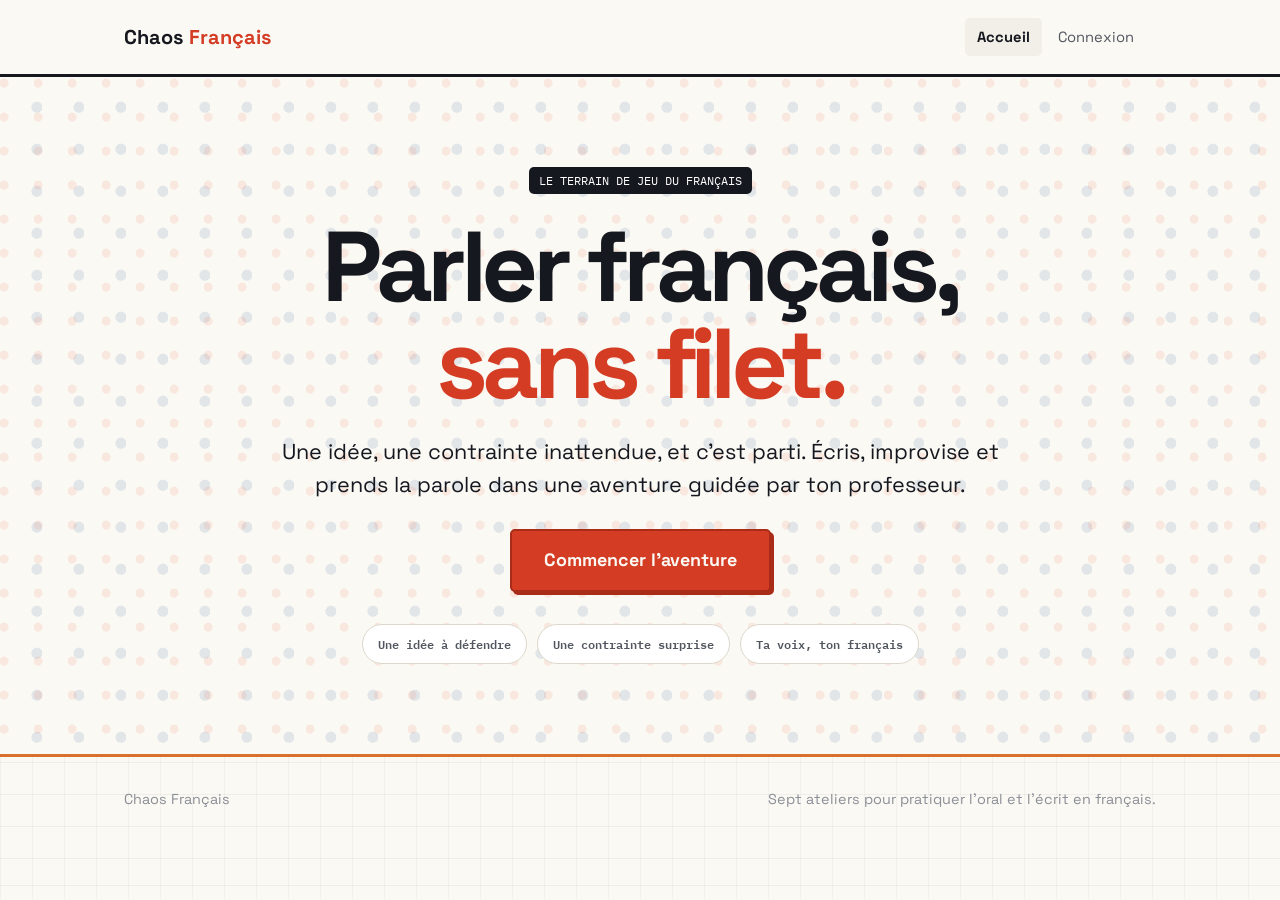
<file: frontend/index.html>
<!DOCTYPE html>
<html lang="fr">
<head>
<meta charset="UTF-8">
<meta name="viewport" content="width=device-width, initial-scale=1.0">
<title>Chaos Français - le terrain de jeu pour parler français</title>
<meta name="description" content="Sept ateliers pour improviser, écrire et parler français : éloquence, histoires, mèmes, fake news et plus.">
<link rel="preconnect" href="https://fonts.googleapis.com">
<link href="https://fonts.googleapis.com/css2?family=Space+Grotesk:wght@400;500;700&family=IBM+Plex+Mono:wght@400;600&display=swap" rel="stylesheet">
<link rel="stylesheet" href="css/base.css">
<link rel="stylesheet" href="css/layout.css">
<link rel="stylesheet" href="css/components.css">
<link rel="stylesheet" href="css/landing.css">
</head>
<body class="landing-page">

<header class="site-header">
  <div class="container">
    <a href="index.html" class="brand">Chaos <span>Français</span></a>
    <nav class="nav" id="site-nav">
      <a href="index.html" aria-current="page">Accueil</a>
      <a href="login.html">Connexion</a>
      <span id="auth-status" class="nav-auth"></span>
    </nav>
    <button class="nav-toggle" aria-label="Ouvrir le menu" aria-expanded="false" aria-controls="site-nav">
      <span></span>
    </button>
  </div>
</header>

<main>

  <section class="hero">
    <div class="container hero-grid">
      <div class="hero-copy">
        <span class="eyebrow-tag">LE TERRAIN DE JEU DU FRANÇAIS</span>
        <h1>Parler français,<br><span>sans filet.</span></h1>
        <p class="lede">Une idée, une contrainte inattendue, et c’est parti. Écris, improvise et prends la parole dans une aventure guidée par ton professeur.</p>
        <a class="btn btn-red landing-cta" id="landing-cta" href="login.html">Commencer l’aventure</a>
        <div class="landing-promises" aria-label="Les ingrédients du jeu">
          <span>Une idée à défendre</span><span>Une contrainte surprise</span><span>Ta voix, ton français</span>
        </div>
      </div>

      <div class="wheel-wrap" hidden>
        <div class="wheel-stage">
          <div class="wheel-pointer" aria-hidden="true"></div>
          <svg class="wheel-disc" id="wheel-disc" viewBox="0 0 200 200" role="img" aria-label="Roue du chaos">
            <!-- segments drawn by wheel.js -->
          </svg>
          <div class="wheel-hub" aria-hidden="true">
            <svg width="22" height="22" viewBox="0 0 24 24" fill="none" stroke="currentColor" stroke-width="2">
              <path d="M12 2v4M12 18v4M4.9 4.9l2.8 2.8M16.3 16.3l2.8 2.8M2 12h4M18 12h4M4.9 19.1l2.8-2.8M16.3 7.7l2.8-2.8"/>
            </svg>
          </div>
        </div>
        <button class="btn" id="wheel-spin" type="button">Tourner la roue</button>
        <div class="prompt-box wheel-result" id="wheel-result" hidden>
          <dl>
            <dt>Sujet</dt><dd id="wheel-sujet"></dd>
            <dt>Style</dt><dd id="wheel-style"></dd>
            <dt>Format</dt><dd id="wheel-format"></dd>
            <dt>Contrainte</dt><dd id="wheel-contrainte"></dd>
          </dl>
        </div>
      </div>
    </div>
  </section>

  <section class="modules" id="modules" hidden>
    <div class="container">
      <div class="modules-head">
        <h2>Sept ateliers</h2>
        <p>Chacun se joue seul, en dix minutes, sans matériel particulier.</p>
      </div>

      <div class="module-grid">

        <a class="module-card tone-red" href="eloquence.html">
          <div class="icon">
            <svg viewBox="0 0 24 24" fill="none" stroke="currentColor" stroke-width="2"><path d="M12 15a3 3 0 0 0 3-3V6a3 3 0 0 0-6 0v6a3 3 0 0 0 3 3Z"/><path d="M19 11a7 7 0 0 1-14 0M12 19v3"/></svg>
          </div>
          <h3>Studio d'éloquence</h3>
          <p>Un sujet à défendre, des mots imposés, une minute pour préparer et un score sur quatre critères.</p>
          <span class="tag">Oral · solo</span>
        </a>

        <a class="module-card tone-blue" href="histoires.html">
          <div class="icon">
            <svg viewBox="0 0 24 24" fill="none" stroke="currentColor" stroke-width="2"><path d="M4 19.5A2.5 2.5 0 0 1 6.5 17H20"/><path d="M6.5 2H20v20H6.5A2.5 2.5 0 0 1 4 19.5v-15A2.5 2.5 0 0 1 6.5 2Z"/></svg>
          </div>
          <h3>Générateur d'histoires</h3>
          <p>Un personnage, un lieu et un objet imposés, avec un temps grammatical obligatoire et un mot interdit.</p>
          <span class="tag">Écrit · 5 formats</span>
        </a>

        <a class="module-card tone-yellow" href="memes.html">
          <div class="icon">
            <svg viewBox="0 0 24 24" fill="none" stroke="currentColor" stroke-width="2"><rect x="3" y="4" width="18" height="16" rx="2"/><circle cx="9" cy="10" r="1.5"/><path d="M21 15l-5-4-4 3-3-2-6 5"/></svg>
          </div>
          <h3>Générateur de mèmes</h3>
          <p>Importez votre propre image, écrivez une légende qui correspond à une situation donnée.</p>
          <span class="tag">Écrit · image perso</span>
        </a>

        <a class="module-card tone-green" href="fake-news.html">
          <div class="icon">
            <svg viewBox="0 0 24 24" fill="none" stroke="currentColor" stroke-width="2"><path d="M4 4h13v14a2 2 0 0 0 2 2H8a4 4 0 0 1-4-4V4Z"/><path d="M19 8v10a2 2 0 0 1-2 2"/><path d="M8 8h6M8 12h6M8 16h3"/></svg>
          </div>
          <h3>Fake News Academy</h3>
          <p>Un titre, un article et une présentation orale à écrire à partir d'une actualité inventée.</p>
          <span class="tag">Écrit + oral</span>
        </a>

        <a class="module-card tone-teal" href="image-histoire.html">
          <div class="icon">
            <svg viewBox="0 0 24 24" fill="none" stroke="currentColor" stroke-width="2"><rect x="3" y="3" width="18" height="18" rx="2"/><circle cx="8.5" cy="8.5" r="1.5"/><path d="M21 15l-5-5L5 21"/></svg>
          </div>
          <h3>Image → Histoire</h3>
          <p>Importez une image et racontez ce qui s'est passé avant, pendant ou après, en dix phrases minimum.</p>
          <span class="tag">Écrit · image perso</span>
        </a>

        <a class="module-card tone-pink" href="improvisation.html">
          <div class="icon">
            <svg viewBox="0 0 24 24" fill="none" stroke="currentColor" stroke-width="2"><path d="M9 10c0-2.5 1.5-4 3-4s3 1.5 3 4-1.5 5-3 5-3-2.5-3-5Z"/><path d="M6 20c1-3 3-4 6-4s5 1 6 4"/></svg>
          </div>
          <h3>Improvisation</h3>
          <p>Un personnage, une situation et un objectif tirés au sort, avec un minuteur pour se lancer tout de suite.</p>
          <span class="tag">Oral · solo</span>
        </a>

      </div>
    </div>
  </section>

  <section class="classroom-band" hidden>
    <div class="container two-col">
      <div>
        <h2>Qui passe à l'oral ?</h2>
        <p>Le professeur entre les prénoms de la classe, puis tire au sort qui lit son travail. Chaque prénom ne sort qu'une fois par tour, jusqu'à ce que tout le monde soit passé.</p>
        <p>Cet outil fonctionne sur l'appareil affiché en classe, par exemple l'ordinateur relié au vidéoprojecteur.</p>
        <a class="btn btn-blue" href="classe.html">Ouvrir le tirage au sort</a>
      </div>
      <div class="panel">
        <p class="panel-title">Ce que la classe peut gagner</p>
        <div class="badge-list">
          <span class="badge">Maître du sarcasme</span>
          <span class="badge">Poète fou</span>
          <span class="badge">Journaliste du futur</span>
          <span class="badge">Orateur légendaire</span>
        </div>
      </div>
    </div>
  </section>

</main>

<footer class="site-footer">
  <div class="container">
    <span>Chaos Français</span>
    <span>Sept ateliers pour pratiquer l'oral et l'écrit en français.</span>
  </div>
</footer>

<script src="js/nav.js"></script>
<script src="js/config.js"></script>
<script src="js/api.js"></script>
<script src="js/auth.js"></script>
<script src="js/landing.js"></script>
</body>
</html>
</file>
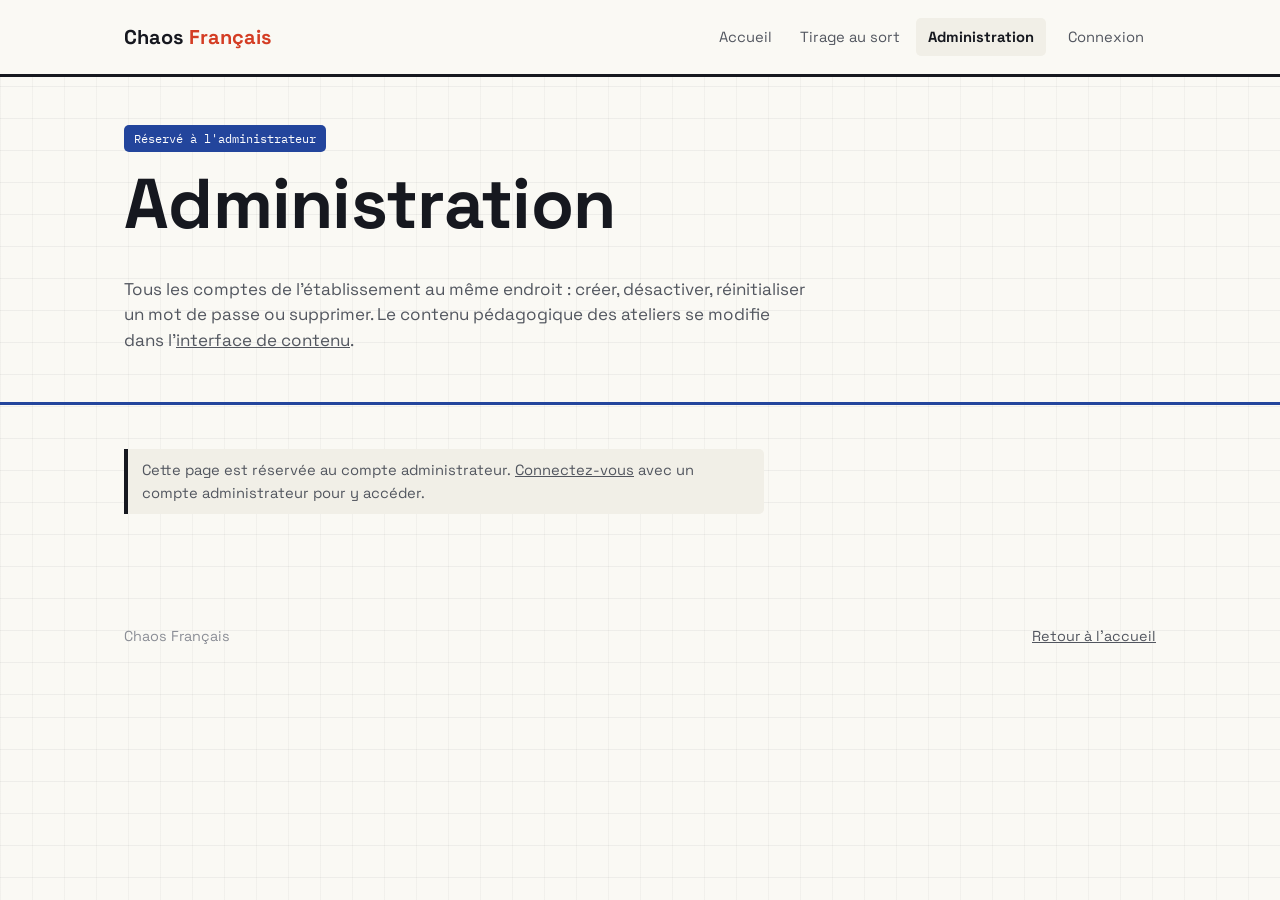
<file: frontend/admin.html>
<!DOCTYPE html>
<html lang="fr">
<head>
<meta charset="UTF-8">
<meta name="viewport" content="width=device-width, initial-scale=1.0">
<title>Administration - Chaos Français</title>
<meta name="description" content="Interface d'administration : gestion de tous les comptes enseignants et élèves.">
<meta name="robots" content="noindex">
<link rel="preconnect" href="https://fonts.googleapis.com">
<link href="https://fonts.googleapis.com/css2?family=Space+Grotesk:wght@400;500;700&family=IBM+Plex+Mono:wght@400;600&display=swap" rel="stylesheet">
<link rel="stylesheet" href="css/base.css">
<link rel="stylesheet" href="css/layout.css">
<link rel="stylesheet" href="css/components.css">
</head>
<body class="tone-page-blue">

<header class="site-header">
  <div class="container">
    <a href="index.html" class="brand">Chaos <span>Français</span></a>
    <nav class="nav" id="site-nav">
      <a href="index.html">Accueil</a>
      <a href="classe.html">Tirage au sort</a>
      <a href="admin.html" aria-current="page">Administration</a>
      <span id="auth-status" class="nav-auth"></span>
    </nav>
    <button class="nav-toggle" aria-label="Ouvrir le menu" aria-expanded="false" aria-controls="site-nav">
      <span></span>
    </button>
  </div>
</header>

<main>
  <div class="page-head">
    <div class="container">
      <span class="eyebrow-tag">Réservé à l'administrateur</span>
      <h1>Administration</h1>
      <p>Tous les comptes de l'établissement au même endroit : créer, désactiver, réinitialiser un mot de passe ou supprimer. Le contenu pédagogique des ateliers se modifie dans l'<a id="django-admin-link" href="#">interface de contenu</a>.</p>
    </div>
  </div>

  <div class="page-main">
    <div class="container">

      <div id="guest-notice" class="notice" style="max-width: 640px;" hidden>
        <p>Cette page est réservée au compte administrateur. <a href="login.html">Connectez-vous</a> avec un compte administrateur pour y accéder.</p>
      </div>

      <div id="admin-area" hidden>

        <div class="stat-grid" id="stat-grid"></div>

        <div class="panel">
          <p class="panel-title">Créer un compte</p>
          <div class="form-row">
            <div>
              <label for="new-username">Identifiant</label>
              <input type="text" id="new-username" autocomplete="off">
            </div>
            <div>
              <label for="new-firstname">Prénom ou nom affiché</label>
              <input type="text" id="new-firstname" autocomplete="off">
            </div>
            <div>
              <label for="new-role">Rôle</label>
              <select id="new-role">
                <option value="teacher">Enseignant</option>
                <option value="student">Élève</option>
                <option value="admin">Administrateur</option>
              </select>
            </div>
            <div>
              <label for="new-password">Mot de passe initial</label>
              <input type="password" id="new-password" autocomplete="new-password">
            </div>
          </div>
          <button class="btn btn-blue" id="create-user" type="button">Créer le compte</button>
          <p id="create-feedback" style="margin: 12px 0 0;"></p>
        </div>

        <div class="panel" id="reset-panel" hidden>
          <p class="panel-title">Réinitialiser le mot de passe de <span id="reset-target" class="mono"></span></p>
          <div class="form-row">
            <div>
              <label for="reset-password">Nouveau mot de passe</label>
              <input type="password" id="reset-password" autocomplete="new-password">
            </div>
          </div>
          <button class="btn btn-blue" id="reset-confirm" type="button">Enregistrer</button>
          <button class="btn btn-secondary" id="reset-cancel" type="button">Annuler</button>
          <p id="reset-feedback" style="margin: 12px 0 0;"></p>
        </div>

        <div class="panel" id="edit-user-panel" hidden>
          <p class="panel-title">Modifier le compte <span id="edit-user-target" class="mono"></span></p>
          <div class="form-row">
            <div><label for="edit-user-firstname">Nom affiché</label><input id="edit-user-firstname" maxlength="150"></div>
            <div><label for="edit-user-email">Email</label><input id="edit-user-email" type="email"></div>
            <div><label for="edit-user-role">Rôle</label><select id="edit-user-role"><option value="teacher">Enseignant</option><option value="student">Élève</option><option value="admin">Administrateur</option></select></div>
            <div><label for="edit-user-institution">Établissement</label><input id="edit-user-institution" maxlength="255"></div>
          </div>
          <button class="btn btn-blue" id="edit-user-save" type="button">Enregistrer</button>
          <button class="btn btn-secondary" id="edit-user-cancel" type="button">Annuler</button>
          <p id="edit-user-feedback" role="status"></p>
        </div>

        <div class="panel">
          <p class="panel-title">Activité récente</p>
          <div id="activity-chart" class="activity-chart" role="img" aria-label="Nombre d'actions enregistrées chaque jour sur la semaine passée"></div>
          <div id="activity-feed" class="admin-activity-feed" aria-live="polite"></div>
          <p id="activity-empty" style="margin: 14px 0 0;" hidden>Aucune activité enregistrée.</p>
        </div>

        <div class="panel">
          <p class="panel-title">Comptes</p>
          <div class="toolbar">
            <div class="chip-group" id="role-filter">
              <button class="chip" type="button" data-role="" aria-pressed="true">Tous</button>
              <button class="chip" type="button" data-role="teacher" aria-pressed="false">Enseignants</button>
              <button class="chip" type="button" data-role="student" aria-pressed="false">Élèves</button>
              <button class="chip" type="button" data-role="admin" aria-pressed="false">Administrateurs</button>
            </div>
            <input type="text" id="search-input" placeholder="Rechercher un identifiant ou un nom">
            <button class="btn btn-secondary" id="export-users" type="button">Exporter CSV</button>
          </div>
          <div class="table-scroll">
            <table class="data-table">
              <thead>
                <tr>
                  <th>Identifiant</th>
                  <th>Nom affiché</th>
                  <th>Rôle</th>
                  <th>Classes</th>
                  <th>Dernière connexion</th>
                  <th>Statut</th>
                  <th>Actions</th>
                </tr>
              </thead>
              <tbody id="users-body"></tbody>
            </table>
          </div>
          <div class="toolbar" aria-label="Pagination des comptes">
            <button class="btn btn-secondary" id="users-previous" type="button" disabled>Précédent</button>
            <span id="users-page-status" class="mono" aria-live="polite"></span>
            <button class="btn btn-secondary" id="users-next" type="button" disabled>Suivant</button>
          </div>
          <p id="users-empty" style="margin: 14px 0 0;" hidden>Aucun compte ne correspond.</p>
          <p id="users-feedback" style="margin: 12px 0 0;"></p>
        </div>

        <div class="panel">
          <p class="panel-title">Classes de l'établissement</p>
          <div class="table-scroll">
            <table class="data-table">
              <thead>
                <tr>
                  <th>Classe</th>
                  <th>Enseignant</th>
                  <th>Élèves</th>
                  <th>Déjà passés ce tour</th>
                </tr>
              </thead>
              <tbody id="classrooms-body"></tbody>
            </table>
          </div>
          <p id="classrooms-empty" style="margin: 14px 0 0;" hidden>Aucune classe créée pour le moment.</p>
        </div>

      </div>
    </div>
  </div>
</main>

<footer class="site-footer">
  <div class="container">
    <span>Chaos Français</span>
    <a href="index.html">Retour à l'accueil</a>
  </div>
</footer>

<script src="js/nav.js"></script>
<script src="js/config.js"></script>
<script src="js/api.js"></script>
<script src="js/auth.js"></script>
<script src="js/admin.js"></script>
</body>
</html>
</file>
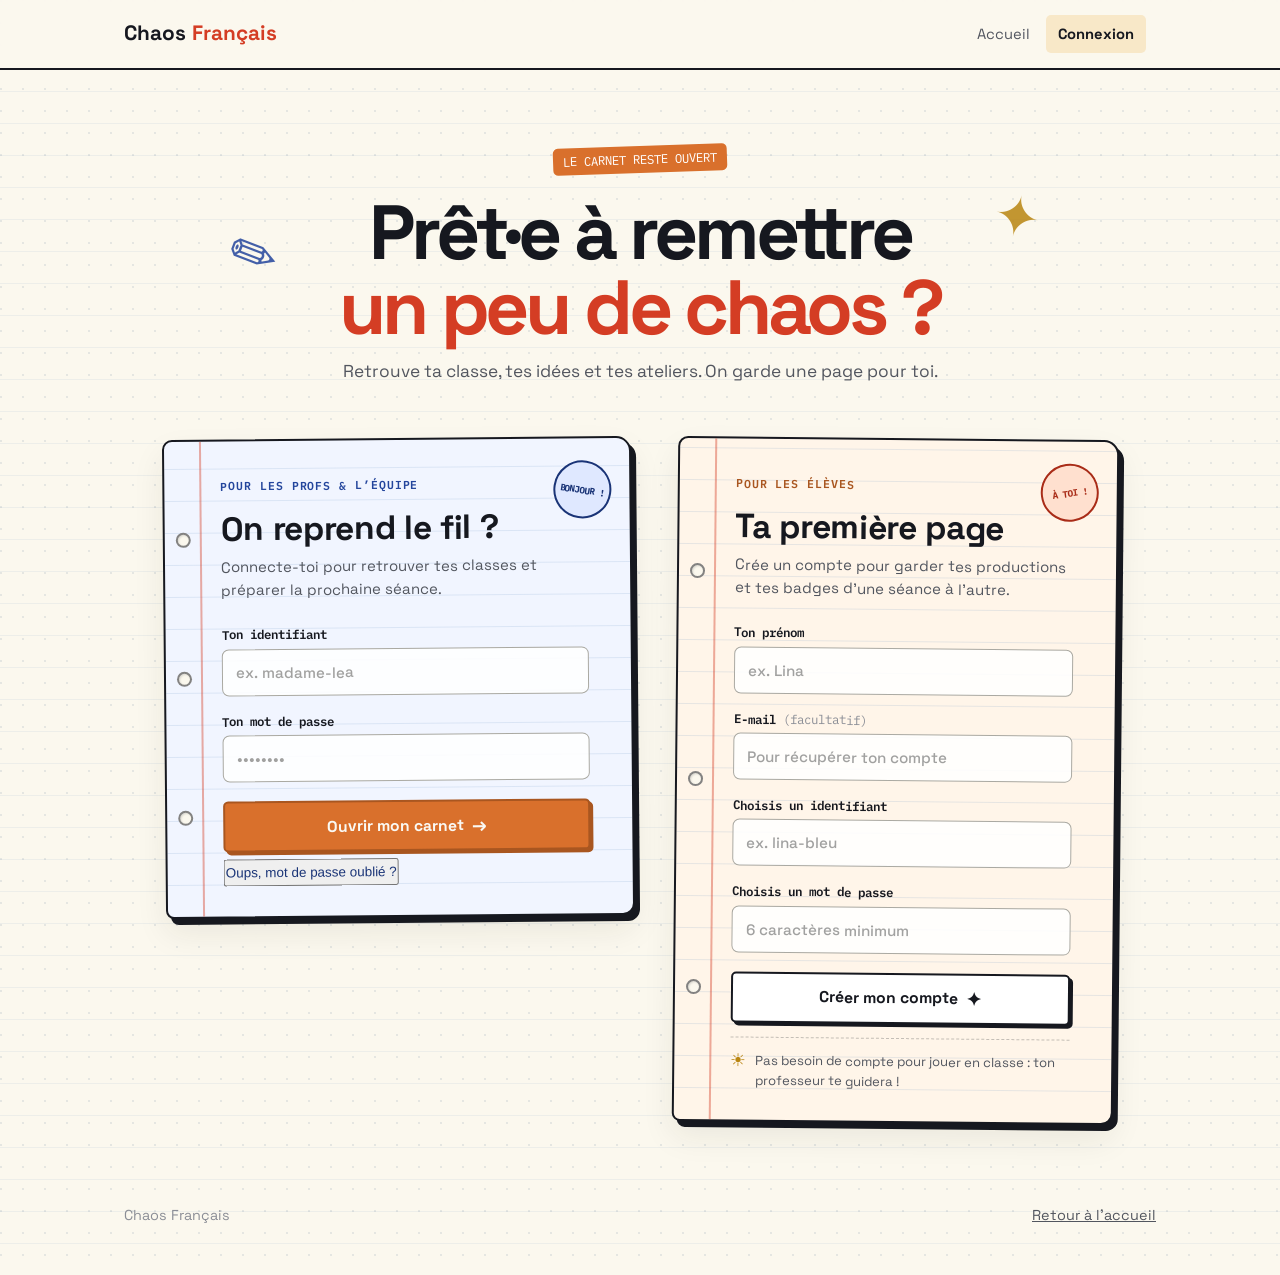
<file: frontend/ateliers.html>
<!doctype html>
<html lang="fr">
<head>
  <meta charset="utf-8">
  <meta name="viewport" content="width=device-width, initial-scale=1">
  <title>Mes activités · Chaos Français</title>
  <link rel="preconnect" href="https://fonts.googleapis.com">
  <link href="https://fonts.googleapis.com/css2?family=Space+Grotesk:wght@400;500;700&family=IBM+Plex+Mono:wght@400;600&display=swap" rel="stylesheet">
  <link rel="stylesheet" href="css/base.css">
  <link rel="stylesheet" href="css/layout.css">
  <link rel="stylesheet" href="css/components.css">
</head>
<body class="tone-page-orange">
<header class="site-header"><div class="container">
  <a href="index.html" class="brand">Chaos <span>Français</span></a>
  <nav class="nav" id="site-nav"><a href="index.html">Accueil</a><a href="ateliers.html" aria-current="page">Mes activités</a><a href="classe.html" id="class-link">Mes classes</a><a href="admin.html" id="admin-link">Administration</a><span id="auth-status" class="nav-auth"></span></nav>
  <button class="nav-toggle" aria-label="Ouvrir le menu" aria-expanded="false" aria-controls="site-nav"><span></span></button>
</div></header>
<main class="container" style="padding-block:48px 80px">
  <section class="hero-copy" style="max-width:760px"><p class="eyebrow" id="workspace-kicker">VOTRE ESPACE</p><h1 id="workspace-title">On prépare le terrain…</h1><p class="lede" id="workspace-intro">Chargement de vos activités.</p></section>
  <p id="workspace-feedback" role="status" aria-live="polite"></p>
  <section id="student-join" class="panel" hidden>
    <h2>Rejoindre votre classe</h2><p>Demandez à votre professeur son code à 8 caractères. Les ateliers proposés par votre classe apparaîtront ici.</p>
    <form id="join-class-form" class="toolbar"><label for="join-class-code">Code de classe</label><input id="join-class-code" type="text" inputmode="text" autocomplete="off" minlength="8" maxlength="8" pattern="[A-Za-z0-9]{8}" required><button class="btn btn-red" type="submit">Rejoindre la classe</button></form>
    <div id="joined-class-list" class="badge-list" aria-live="polite"></div>
  </section>
  <section id="workshop-grid" class="module-grid" aria-live="polite"></section>
  <section id="teacher-tools" class="panel" hidden><h2>Partager une ressource</h2><form id="resource-form" class="form-row">
    <label>Atelier<select id="resource-workshop" required></select></label><label>Titre<input id="resource-title" maxlength="180" required></label><label>Lien<input id="resource-url" type="url" placeholder="https://…" required></label><label>Description<input id="resource-description" maxlength="500"></label><button class="btn btn-red" type="submit">Publier la ressource</button>
  </form></section>
</main>
<script src="js/api.js"></script><script src="js/auth.js"></script><script src="js/ateliers.js"></script>
</body></html>
</file>
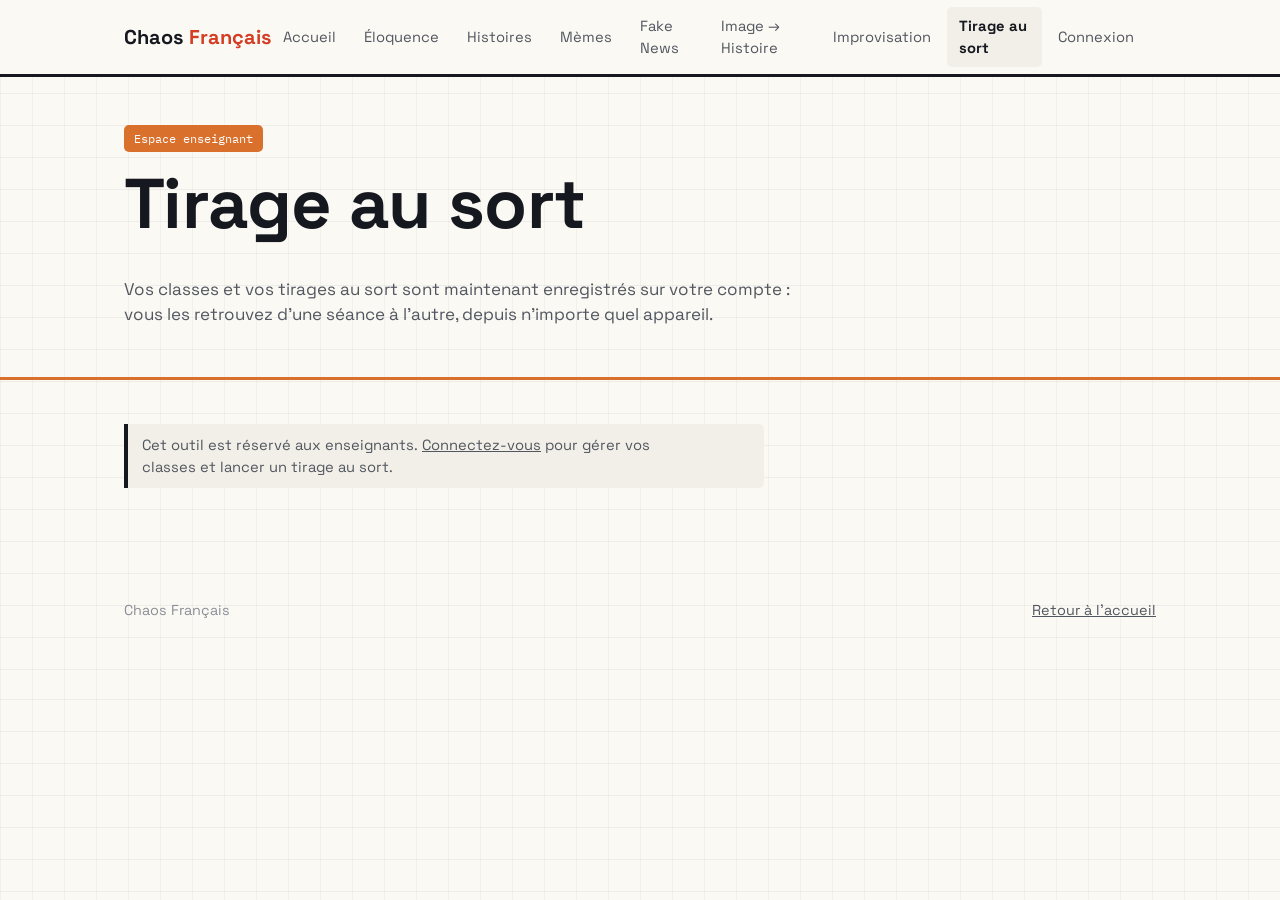
<file: frontend/classe.html>
<!DOCTYPE html>
<html lang="fr">
<head>
<meta charset="UTF-8">
<meta name="viewport" content="width=device-width, initial-scale=1.0">
<title>Tirage au sort - Chaos Français</title>
<meta name="description" content="Espace enseignant : gérez vos classes et tirez au sort qui lit son travail à voix haute.">
<link rel="preconnect" href="https://fonts.googleapis.com">
<link href="https://fonts.googleapis.com/css2?family=Space+Grotesk:wght@400;500;700&family=IBM+Plex+Mono:wght@400;600&display=swap" rel="stylesheet">
<link rel="stylesheet" href="css/base.css">
<link rel="stylesheet" href="css/layout.css">
<link rel="stylesheet" href="css/components.css">
</head>
<body class="tone-page-orange">

<header class="site-header">
  <div class="container">
    <a href="index.html" class="brand">Chaos <span>Français</span></a>
    <nav class="nav" id="site-nav">
      <a href="index.html">Accueil</a>
      <a href="eloquence.html">Éloquence</a>
      <a href="histoires.html">Histoires</a>
      <a href="memes.html">Mèmes</a>
      <a href="fake-news.html">Fake News</a>
      <a href="image-histoire.html">Image → Histoire</a>
      <a href="improvisation.html">Improvisation</a>
      <a href="classe.html" aria-current="page">Tirage au sort</a>
      <a href="login.html">Connexion</a>
      <span id="auth-status" class="nav-auth"></span>
    </nav>
    <button class="nav-toggle" aria-label="Ouvrir le menu" aria-expanded="false" aria-controls="site-nav">
      <span></span>
    </button>
  </div>
</header>

<main>
  <div class="page-head">
    <div class="container">
      <span class="eyebrow-tag">Espace enseignant</span>
      <h1>Tirage au sort</h1>
      <p>Vos classes et vos tirages au sort sont maintenant enregistrés sur votre compte : vous les retrouvez d'une séance à l'autre, depuis n'importe quel appareil.</p>
    </div>
  </div>

  <div class="page-main">
    <div class="container">

      <div id="guest-notice" class="notice" style="max-width: 640px;" hidden>
        <p>Cet outil est réservé aux enseignants. <a href="login.html">Connectez-vous</a> pour gérer vos classes et lancer un tirage au sort.</p>
      </div>

      <div id="teacher-area" hidden>
        <div class="two-col">

          <div>
            <div class="panel">
              <p class="panel-title">Vos classes</p>
              <div id="classroom-list" class="badge-list"></div>
              <div class="field" style="margin-top: 18px;">
                <label for="new-classroom-name">Créer une nouvelle classe</label>
                <input type="text" id="new-classroom-name" placeholder="3e B">
              </div>
              <button class="btn btn-secondary" id="create-classroom" type="button">Créer</button>
              <div id="class-join-code" class="notice" hidden style="margin-top: 14px;">
                <strong>Code pour les élèves : <span id="join-code-value" class="mono"></span></strong>
                <button class="btn btn-small btn-secondary" id="copy-join-code" type="button">Copier</button>
              </div>
            </div>

            <div class="panel" id="add-students-panel" hidden>
              <p class="panel-title">Ajouter des élèves à <span id="active-classroom-name"></span></p>
              <div class="field">
                <label for="names-input">Un prénom par ligne</label>
                <textarea id="names-input" placeholder="Amine&#10;Lina&#10;Yacine&#10;Meriem" style="min-height: 140px;"></textarea>
              </div>
              <button class="btn btn-orange" id="add-students" type="button">Ajouter à la classe</button>
              <div class="field" style="margin-top: 18px;">
                <p class="panel-title">Ateliers accessibles dans cette classe</p>
                <div id="class-workshop-list" class="badge-list"></div>
                <button class="btn btn-secondary" id="save-class-workshops" type="button">Enregistrer les ateliers</button>
                <p id="class-workshop-feedback" role="status"></p>
              </div>
            </div>
          </div>

          <div>
            <div class="panel" id="draw-panel" hidden>
              <p class="panel-title">Tirage pour <span id="draw-classroom-name"></span></p>
              <div class="prompt-box" style="text-align: center; padding: 40px 20px;">
                <p id="draw-face" style="margin: 0; font-size: 2.4rem; font-weight: 700; color: var(--ink);">Prêt</p>
              </div>
              <div class="field" style="margin-top: 18px; text-align: center;">
                <button class="btn btn-blue" id="draw-name" type="button">Tirer un prénom</button>
                <button class="btn btn-secondary" id="reset-round" type="button">Nouveau tour</button>
              </div>
            </div>

            <div class="panel" id="roster-panel" hidden>
              <p class="panel-title">Reste à tirer (<span id="remaining-count">0</span>)</p>
              <div class="badge-list" id="remaining-list"></div>
            </div>

            <div class="panel" id="history-panel" hidden>
              <p class="panel-title">Déjà passés</p>
              <div class="badge-list" id="history-list"></div>
            </div>
          </div>

        </div>

        <section class="panel" id="class-submissions-panel" style="margin-top:24px;">
          <h2>Productions de la classe</h2>
          <button class="btn btn-secondary" id="export-class-submissions" type="button" disabled>Exporter en CSV</button>
          <div id="class-submissions-feed" class="admin-activity-feed" aria-live="polite"></div>
          <p id="class-submissions-empty" hidden>Aucune production déposée dans cette classe pour le moment.</p>
        </section>
      </div>

    </div>
  </div>
</main>

<footer class="site-footer">
  <div class="container">
    <span>Chaos Français</span>
    <a href="index.html">Retour à l'accueil</a>
  </div>
</footer>

<script src="js/data.js"></script>
<script src="js/nav.js"></script>
<script src="js/config.js"></script>
<script src="js/api.js"></script>
<script src="js/auth.js"></script>
<script src="js/classe.js"></script>
</body>
</html>
</file>
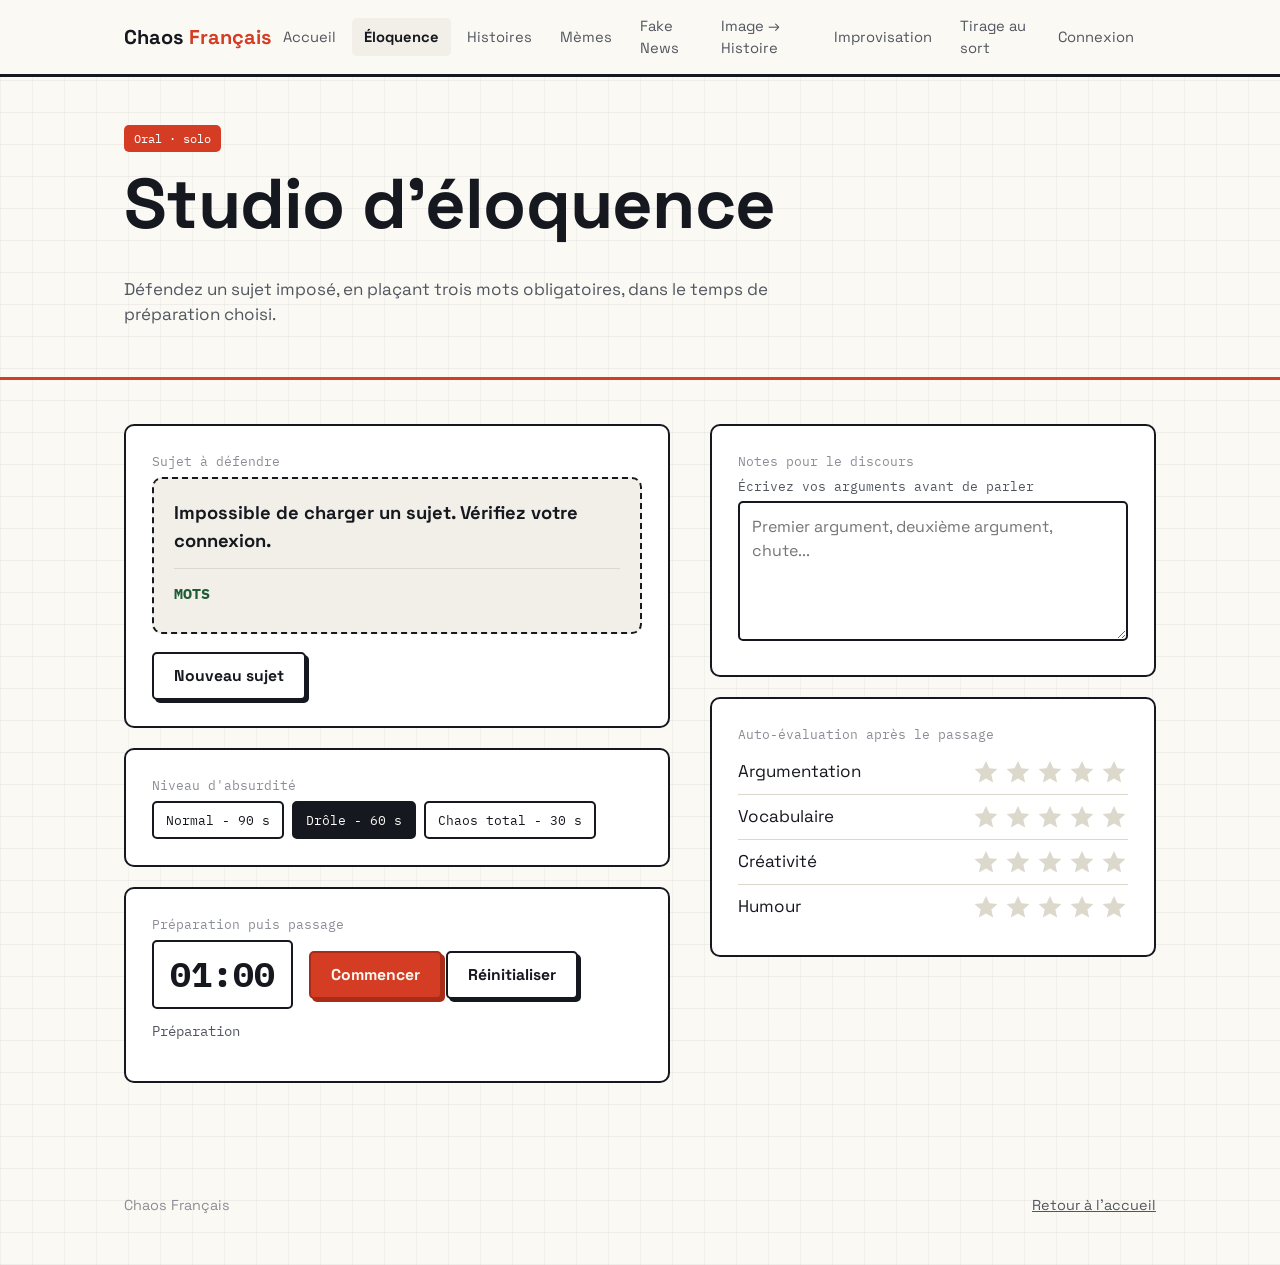
<file: frontend/eloquence.html>
<!DOCTYPE html>
<html lang="fr">
<head>
<meta charset="UTF-8">
<meta name="viewport" content="width=device-width, initial-scale=1.0">
<title>Studio d'éloquence - Chaos Français</title>
<meta name="description" content="Défendez un sujet absurde à l'oral, avec des mots imposés et un temps de préparation limité.">
<link rel="preconnect" href="https://fonts.googleapis.com">
<link href="https://fonts.googleapis.com/css2?family=Space+Grotesk:wght@400;500;700&family=IBM+Plex+Mono:wght@400;600&display=swap" rel="stylesheet">
<link rel="stylesheet" href="css/base.css">
<link rel="stylesheet" href="css/layout.css">
<link rel="stylesheet" href="css/components.css">
</head>
<body class="tone-page-red">

<header class="site-header">
  <div class="container">
    <a href="index.html" class="brand">Chaos <span>Français</span></a>
    <nav class="nav" id="site-nav">
      <a href="index.html">Accueil</a>
      <a href="eloquence.html" aria-current="page">Éloquence</a>
      <a href="histoires.html">Histoires</a>
      <a href="memes.html">Mèmes</a>
      <a href="fake-news.html">Fake News</a>
      <a href="image-histoire.html">Image → Histoire</a>
      <a href="improvisation.html">Improvisation</a>
      <a href="classe.html">Tirage au sort</a>
      <a href="login.html">Connexion</a>
      <span id="auth-status" class="nav-auth"></span>
    </nav>
    <button class="nav-toggle" aria-label="Ouvrir le menu" aria-expanded="false" aria-controls="site-nav">
      <span></span>
    </button>
  </div>
</header>

<main>
  <div class="page-head">
    <div class="container">
      <span class="eyebrow-tag">Oral · solo</span>
      <h1>Studio d'éloquence</h1>
      <p>Défendez un sujet imposé, en plaçant trois mots obligatoires, dans le temps de préparation choisi.</p>
    </div>
  </div>

  <div class="page-main">
    <div class="container two-col">

      <div>
        <div class="panel">
          <p class="panel-title">Sujet à défendre</p>
          <div class="prompt-box">
            <p id="topic-text" style="color: var(--ink); font-weight: 700; font-size: 1.15rem; margin: 0 0 14px;"></p>
            <div class="constraints">
              <p class="constraint-line"><span class="constraint-mark ok">MOTS</span> <span id="topic-words"></span></p>
            </div>
          </div>
          <div class="field" style="margin-top: 18px;">
            <button class="btn btn-secondary" id="new-topic" type="button">Nouveau sujet</button>
          </div>
        </div>

        <div class="panel">
          <p class="panel-title">Niveau d'absurdité</p>
          <div class="chip-group" id="level-group">
            <button class="chip" type="button" data-seconds="90" aria-pressed="false">Normal - 90 s</button>
            <button class="chip" type="button" data-seconds="60" aria-pressed="true">Drôle - 60 s</button>
            <button class="chip" type="button" data-seconds="30" aria-pressed="false">Chaos total - 30 s</button>
          </div>
        </div>

        <div class="panel">
          <p class="panel-title">Préparation puis passage</p>
          <div class="timer">
            <div class="timer-face" id="timer-face">01:00</div>
            <div>
              <button class="btn btn-red" id="timer-start" type="button">Commencer</button>
              <button class="btn btn-secondary" id="timer-reset" type="button" hidden>Réinitialiser</button>
            </div>
          </div>
          <p id="timer-label" style="margin-top: 12px; font-family: var(--font-mono); font-size: 0.85rem;">Préparation</p>
        </div>
      </div>

      <div>
        <div class="panel">
          <p class="panel-title">Notes pour le discours</p>
          <div class="field">
            <label for="speech-notes">Écrivez vos arguments avant de parler</label>
            <textarea id="speech-notes" placeholder="Premier argument, deuxième argument, chute..."></textarea>
          </div>
        </div>

        <div class="panel">
          <p class="panel-title">Auto-évaluation après le passage</p>
          <div class="rating-row" data-criterion="Argumentation">
            <span>Argumentation</span>
            <div class="stars" data-count="0"></div>
          </div>
          <div class="rating-row" data-criterion="Vocabulaire">
            <span>Vocabulaire</span>
            <div class="stars" data-count="0"></div>
          </div>
          <div class="rating-row" data-criterion="Creativite">
            <span>Créativité</span>
            <div class="stars" data-count="0"></div>
          </div>
          <div class="rating-row" data-criterion="Humour">
            <span>Humour</span>
            <div class="stars" data-count="0"></div>
          </div>
        </div>
      </div>

    </div>
  </div>
</main>

<footer class="site-footer">
  <div class="container">
    <span>Chaos Français</span>
    <a href="index.html">Retour à l'accueil</a>
  </div>
</footer>

<script src="js/data.js"></script>
<script src="js/nav.js"></script>
<script src="js/config.js"></script>
<script src="js/api.js"></script>
<script src="js/auth.js"></script>
<script src="js/stars.js"></script>
<script src="js/timer.js"></script>
<script src="js/eloquence.js"></script>
</body>
</html>
</file>
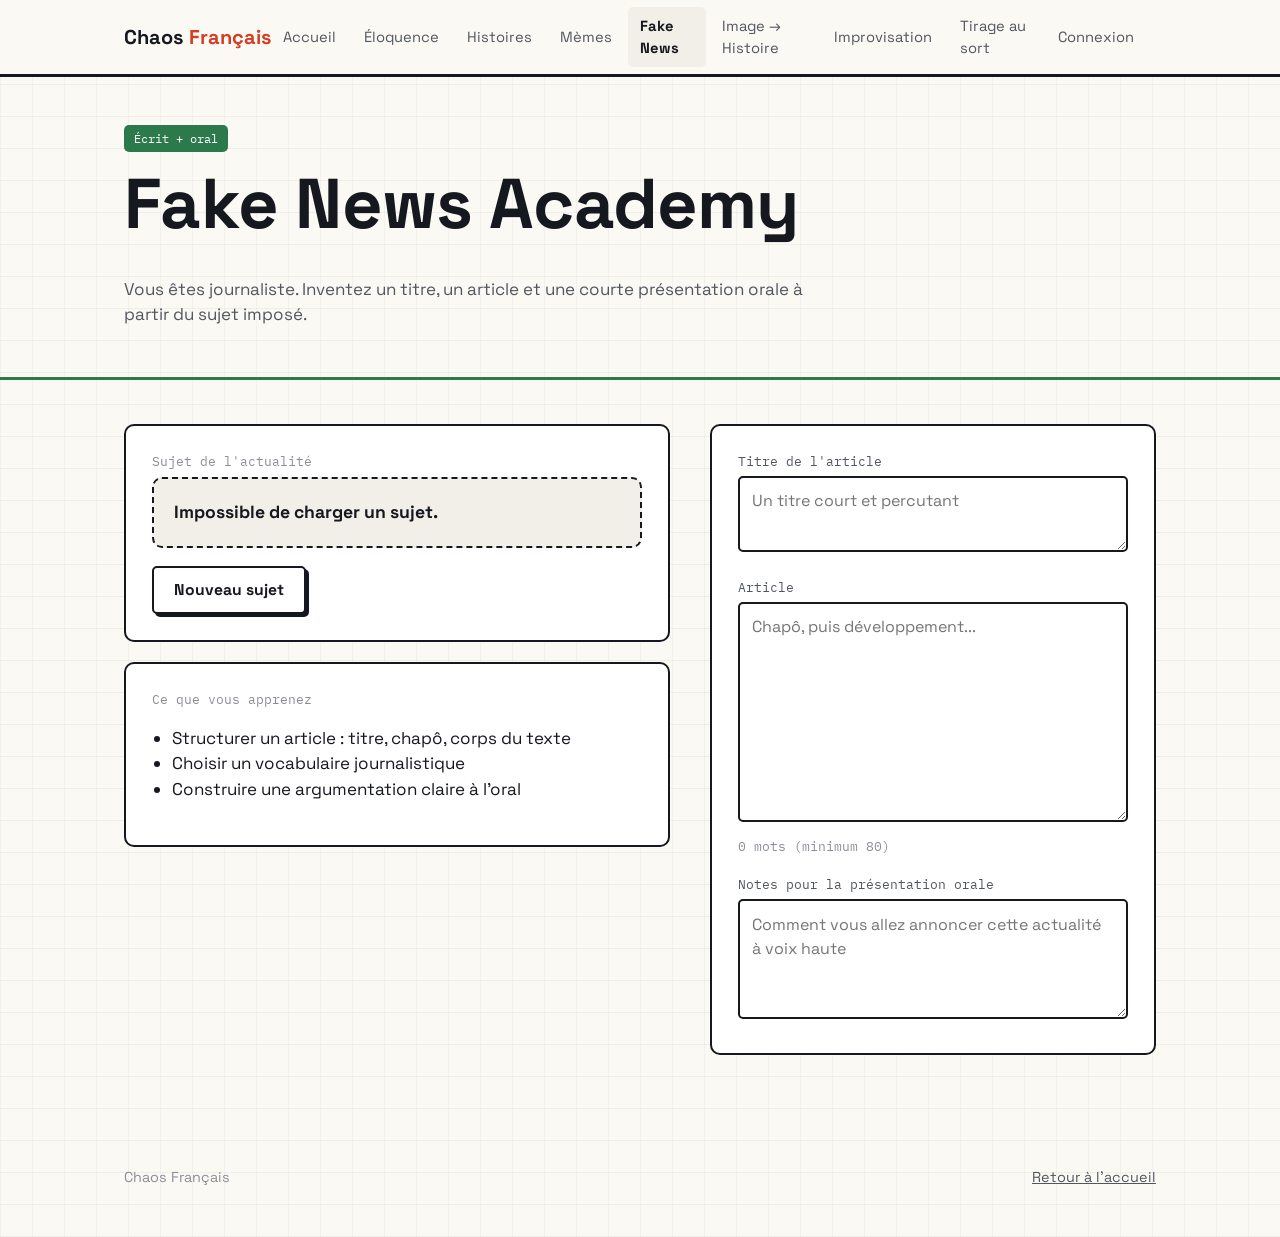
<file: frontend/fake-news.html>
<!DOCTYPE html>
<html lang="fr">
<head>
<meta charset="UTF-8">
<meta name="viewport" content="width=device-width, initial-scale=1.0">
<title>Fake News Academy - Chaos Français</title>
<meta name="description" content="Écrivez un titre, un article et une présentation orale à partir d'une actualité inventée.">
<link rel="preconnect" href="https://fonts.googleapis.com">
<link href="https://fonts.googleapis.com/css2?family=Space+Grotesk:wght@400;500;700&family=IBM+Plex+Mono:wght@400;600&display=swap" rel="stylesheet">
<link rel="stylesheet" href="css/base.css">
<link rel="stylesheet" href="css/layout.css">
<link rel="stylesheet" href="css/components.css">
</head>
<body class="tone-page-green">

<header class="site-header">
  <div class="container">
    <a href="index.html" class="brand">Chaos <span>Français</span></a>
    <nav class="nav" id="site-nav">
      <a href="index.html">Accueil</a>
      <a href="eloquence.html">Éloquence</a>
      <a href="histoires.html">Histoires</a>
      <a href="memes.html">Mèmes</a>
      <a href="fake-news.html" aria-current="page">Fake News</a>
      <a href="image-histoire.html">Image → Histoire</a>
      <a href="improvisation.html">Improvisation</a>
      <a href="classe.html">Tirage au sort</a>
      <a href="login.html">Connexion</a>
      <span id="auth-status" class="nav-auth"></span>
    </nav>
    <button class="nav-toggle" aria-label="Ouvrir le menu" aria-expanded="false" aria-controls="site-nav">
      <span></span>
    </button>
  </div>
</header>

<main>
  <div class="page-head">
    <div class="container">
      <span class="eyebrow-tag">Écrit + oral</span>
      <h1>Fake News Academy</h1>
      <p>Vous êtes journaliste. Inventez un titre, un article et une courte présentation orale à partir du sujet imposé.</p>
    </div>
  </div>

  <div class="page-main">
    <div class="container two-col">

      <div>
        <div class="panel">
          <p class="panel-title">Sujet de l'actualité</p>
          <div class="prompt-box">
            <p id="news-topic" style="color: var(--ink); font-weight: 700; font-size: 1.1rem; margin: 0;"></p>
          </div>
          <div class="field" style="margin-top: 18px;">
            <button class="btn btn-secondary" id="new-topic" type="button">Nouveau sujet</button>
          </div>
        </div>

        <div class="panel">
          <p class="panel-title">Ce que vous apprenez</p>
          <ul>
            <li>Structurer un article : titre, chapô, corps du texte</li>
            <li>Choisir un vocabulaire journalistique</li>
            <li>Construire une argumentation claire à l'oral</li>
          </ul>
        </div>
      </div>

      <div>
        <div class="panel">
          <div class="field">
            <label for="news-title">Titre de l'article</label>
            <textarea id="news-title" style="min-height: 60px;" placeholder="Un titre court et percutant"></textarea>
          </div>
          <div class="field">
            <label for="news-body">Article</label>
            <textarea id="news-body" style="min-height: 220px;" placeholder="Chapô, puis développement..."></textarea>
            <div class="count-line" id="body-count-line">
              <span id="body-word-count">0 mot</span>
              <span></span>
            </div>
          </div>
          <div class="field">
            <label for="news-oral">Notes pour la présentation orale</label>
            <textarea id="news-oral" style="min-height: 120px;" placeholder="Comment vous allez annoncer cette actualité à voix haute"></textarea>
          </div>
        </div>
      </div>

    </div>
  </div>
</main>

<footer class="site-footer">
  <div class="container">
    <span>Chaos Français</span>
    <a href="index.html">Retour à l'accueil</a>
  </div>
</footer>

<script src="js/data.js"></script>
<script src="js/nav.js"></script>
<script src="js/config.js"></script>
<script src="js/api.js"></script>
<script src="js/auth.js"></script>
<script src="js/fakenews.js"></script>
</body>
</html>
</file>
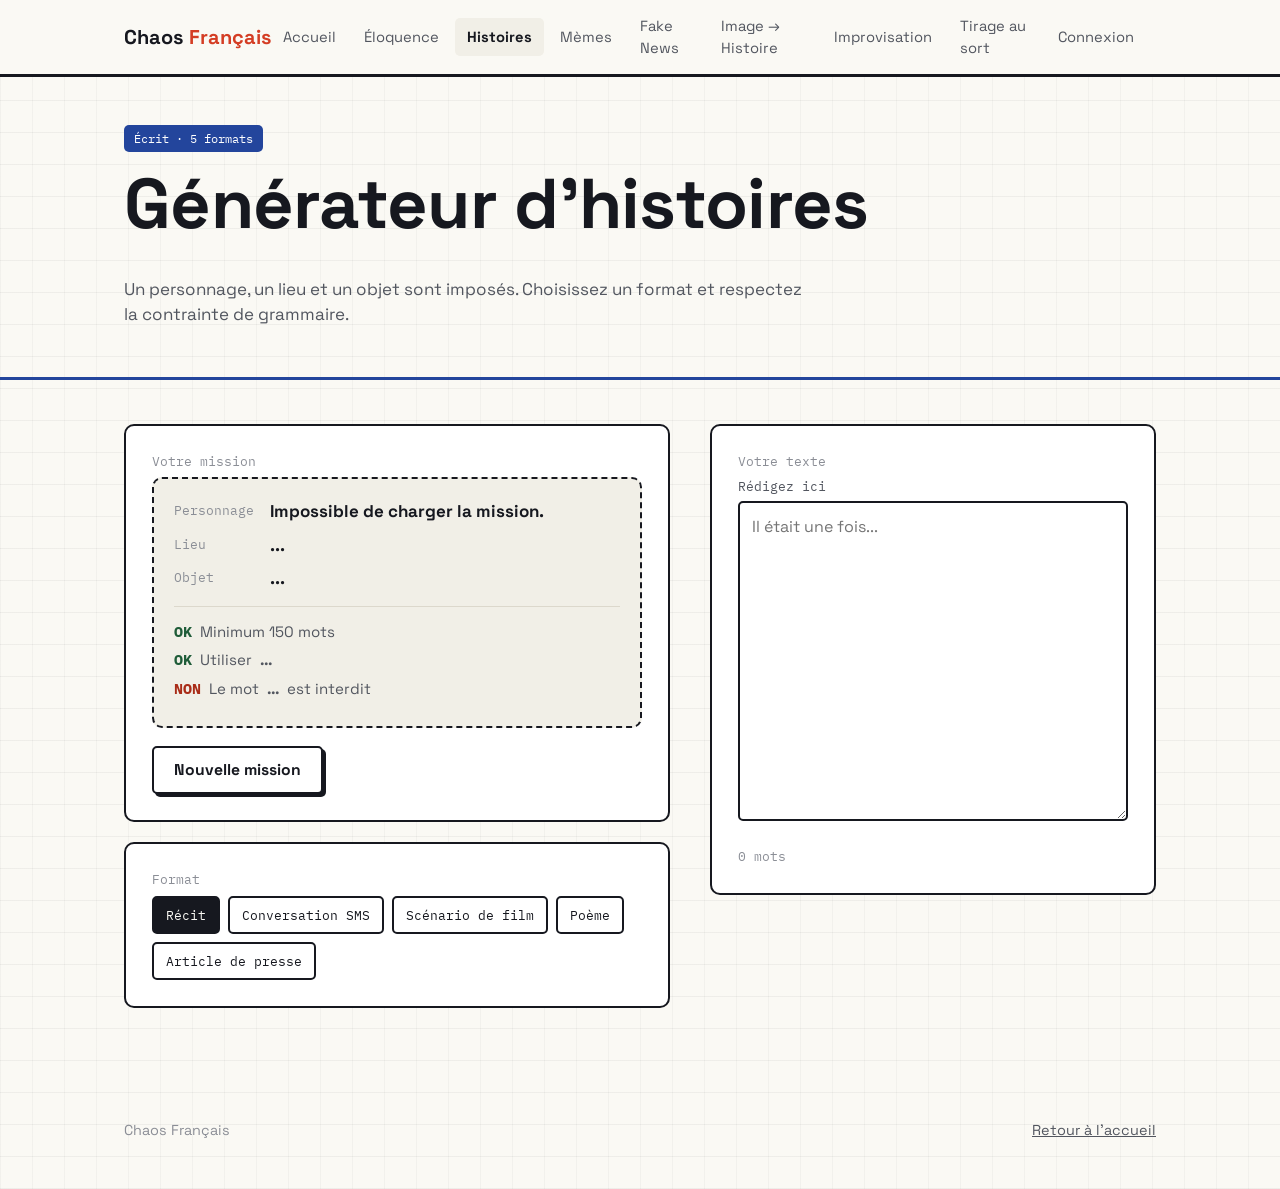
<file: frontend/histoires.html>
<!DOCTYPE html>
<html lang="fr">
<head>
<meta charset="UTF-8">
<meta name="viewport" content="width=device-width, initial-scale=1.0">
<title>Générateur d'histoires - Chaos Français</title>
<meta name="description" content="Écrivez une histoire à partir d'un personnage, d'un lieu et d'un objet imposés, avec une contrainte de grammaire.">
<link rel="preconnect" href="https://fonts.googleapis.com">
<link href="https://fonts.googleapis.com/css2?family=Space+Grotesk:wght@400;500;700&family=IBM+Plex+Mono:wght@400;600&display=swap" rel="stylesheet">
<link rel="stylesheet" href="css/base.css">
<link rel="stylesheet" href="css/layout.css">
<link rel="stylesheet" href="css/components.css">
</head>
<body class="tone-page-blue">

<header class="site-header">
  <div class="container">
    <a href="index.html" class="brand">Chaos <span>Français</span></a>
    <nav class="nav" id="site-nav">
      <a href="index.html">Accueil</a>
      <a href="eloquence.html">Éloquence</a>
      <a href="histoires.html" aria-current="page">Histoires</a>
      <a href="memes.html">Mèmes</a>
      <a href="fake-news.html">Fake News</a>
      <a href="image-histoire.html">Image → Histoire</a>
      <a href="improvisation.html">Improvisation</a>
      <a href="classe.html">Tirage au sort</a>
      <a href="login.html">Connexion</a>
      <span id="auth-status" class="nav-auth"></span>
    </nav>
    <button class="nav-toggle" aria-label="Ouvrir le menu" aria-expanded="false" aria-controls="site-nav">
      <span></span>
    </button>
  </div>
</header>

<main>
  <div class="page-head">
    <div class="container">
      <span class="eyebrow-tag">Écrit · 5 formats</span>
      <h1>Générateur d'histoires</h1>
      <p>Un personnage, un lieu et un objet sont imposés. Choisissez un format et respectez la contrainte de grammaire.</p>
    </div>
  </div>

  <div class="page-main">
    <div class="container two-col">

      <div>
        <div class="panel">
          <p class="panel-title">Votre mission</p>
          <div class="prompt-box">
            <dl>
              <dt>Personnage</dt><dd id="el-character"></dd>
              <dt>Lieu</dt><dd id="el-place"></dd>
              <dt>Objet</dt><dd id="el-object"></dd>
            </dl>
            <div class="constraints">
              <p class="constraint-line"><span class="constraint-mark ok">OK</span> Minimum 150 mots</p>
              <p class="constraint-line"><span class="constraint-mark ok">OK</span> Utiliser <span id="el-grammar" style="font-weight:700;"></span></p>
              <p class="constraint-line"><span class="constraint-mark no">NON</span> Le mot <span id="el-ban" style="font-weight:700;"></span> est interdit</p>
            </div>
          </div>
          <div class="field" style="margin-top: 18px;">
            <button class="btn btn-secondary" id="new-mission" type="button">Nouvelle mission</button>
          </div>
        </div>

        <div class="panel">
          <p class="panel-title">Format</p>
          <div class="chip-group" id="format-group"></div>
        </div>
      </div>

      <div>
        <div class="panel">
          <p class="panel-title">Votre texte</p>
          <div class="field">
            <label for="story-text">Rédigez ici</label>
            <textarea id="story-text" placeholder="Il était une fois..." style="min-height: 320px;"></textarea>
          </div>
          <div class="count-line" id="count-line">
            <span id="word-count">0 mot</span>
            <span id="ban-status"></span>
          </div>
        </div>
      </div>

    </div>
  </div>
</main>

<footer class="site-footer">
  <div class="container">
    <span>Chaos Français</span>
    <a href="index.html">Retour à l'accueil</a>
  </div>
</footer>

<script src="js/data.js"></script>
<script src="js/nav.js"></script>
<script src="js/config.js"></script>
<script src="js/api.js"></script>
<script src="js/auth.js"></script>
<script src="js/histoires.js"></script>
</body>
</html>
</file>
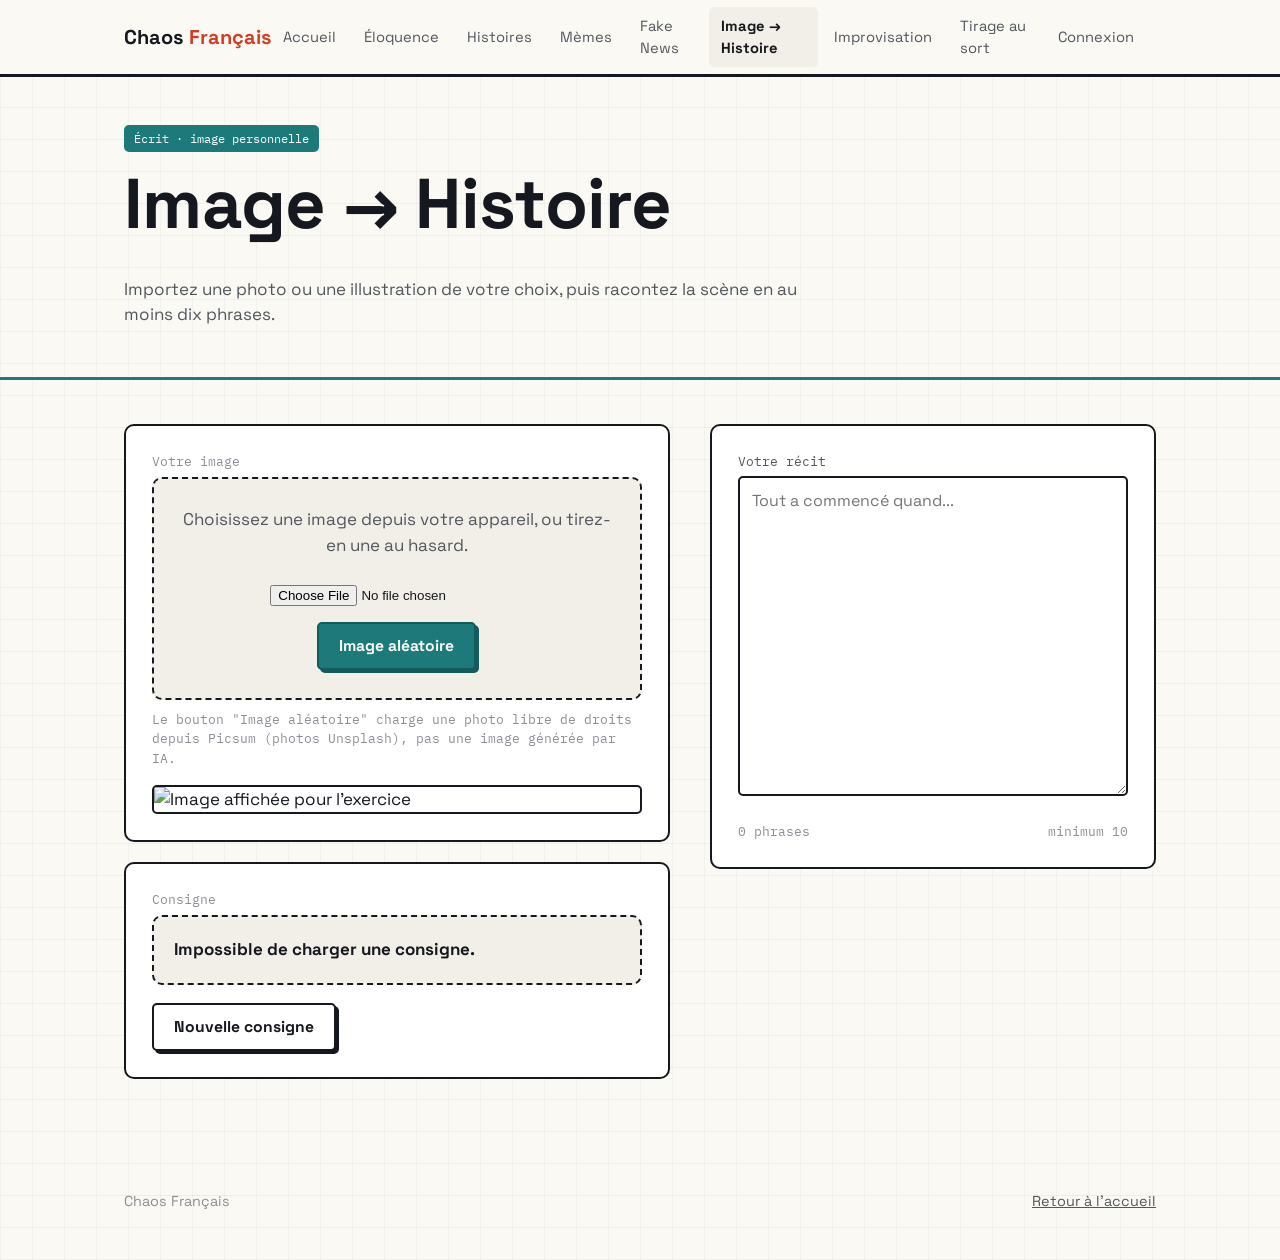
<file: frontend/image-histoire.html>
<!DOCTYPE html>
<html lang="fr">
<head>
<meta charset="UTF-8">
<meta name="viewport" content="width=device-width, initial-scale=1.0">
<title>Image → Histoire - Chaos Français</title>
<meta name="description" content="Importez une image et racontez ce qui s'y passe en au moins dix phrases.">
<link rel="preconnect" href="https://fonts.googleapis.com">
<link href="https://fonts.googleapis.com/css2?family=Space+Grotesk:wght@400;500;700&family=IBM+Plex+Mono:wght@400;600&display=swap" rel="stylesheet">
<link rel="stylesheet" href="css/base.css">
<link rel="stylesheet" href="css/layout.css">
<link rel="stylesheet" href="css/components.css">
</head>
<body class="tone-page-teal">

<header class="site-header">
  <div class="container">
    <a href="index.html" class="brand">Chaos <span>Français</span></a>
    <nav class="nav" id="site-nav">
      <a href="index.html">Accueil</a>
      <a href="eloquence.html">Éloquence</a>
      <a href="histoires.html">Histoires</a>
      <a href="memes.html">Mèmes</a>
      <a href="fake-news.html">Fake News</a>
      <a href="image-histoire.html" aria-current="page">Image → Histoire</a>
      <a href="improvisation.html">Improvisation</a>
      <a href="classe.html">Tirage au sort</a>
      <a href="login.html">Connexion</a>
      <span id="auth-status" class="nav-auth"></span>
    </nav>
    <button class="nav-toggle" aria-label="Ouvrir le menu" aria-expanded="false" aria-controls="site-nav">
      <span></span>
    </button>
  </div>
</header>

<main>
  <div class="page-head">
    <div class="container">
      <span class="eyebrow-tag">Écrit · image personnelle</span>
      <h1>Image → Histoire</h1>
      <p>Importez une photo ou une illustration de votre choix, puis racontez la scène en au moins dix phrases.</p>
    </div>
  </div>

  <div class="page-main">
    <div class="container two-col">

      <div>
        <div class="panel">
          <p class="panel-title">Votre image</p>
          <div class="dropzone">
            <p>Choisissez une image depuis votre appareil, ou tirez-en une au hasard.</p>
            <input type="file" id="image-input" accept="image/*">
            <div class="field" style="margin-top: 14px;">
              <button class="btn btn-teal" id="random-image" type="button">Image aléatoire</button>
            </div>
          </div>
          <p class="count-line" style="margin-top: 10px;">Le bouton "Image aléatoire" charge une photo libre de droits depuis Picsum (photos Unsplash), pas une image générée par IA.</p>
          <div class="field" style="margin-top: 16px;">
            <img id="image-preview" class="image-preview" hidden alt="Image affichée pour l'exercice">
          </div>
        </div>

        <div class="panel">
          <p class="panel-title">Consigne</p>
          <div class="prompt-box">
            <p id="story-prompt" style="color: var(--ink); font-weight: 700; margin: 0;"></p>
          </div>
          <div class="field" style="margin-top: 18px;">
            <button class="btn btn-secondary" id="new-prompt" type="button">Nouvelle consigne</button>
          </div>
        </div>
      </div>

      <div>
        <div class="panel">
          <div class="field">
            <label for="image-story-text">Votre récit</label>
            <textarea id="image-story-text" style="min-height: 320px;" placeholder="Tout a commencé quand..."></textarea>
          </div>
          <div class="count-line" id="sentence-count-line">
            <span id="sentence-count">0 phrase</span>
            <span>minimum 10</span>
          </div>
        </div>
      </div>

    </div>
  </div>
</main>

<footer class="site-footer">
  <div class="container">
    <span>Chaos Français</span>
    <a href="index.html">Retour à l'accueil</a>
  </div>
</footer>

<script src="js/data.js"></script>
<script src="js/nav.js"></script>
<script src="js/config.js"></script>
<script src="js/api.js"></script>
<script src="js/auth.js"></script>
<script src="js/imagehistoire.js"></script>
</body>
</html>
</file>
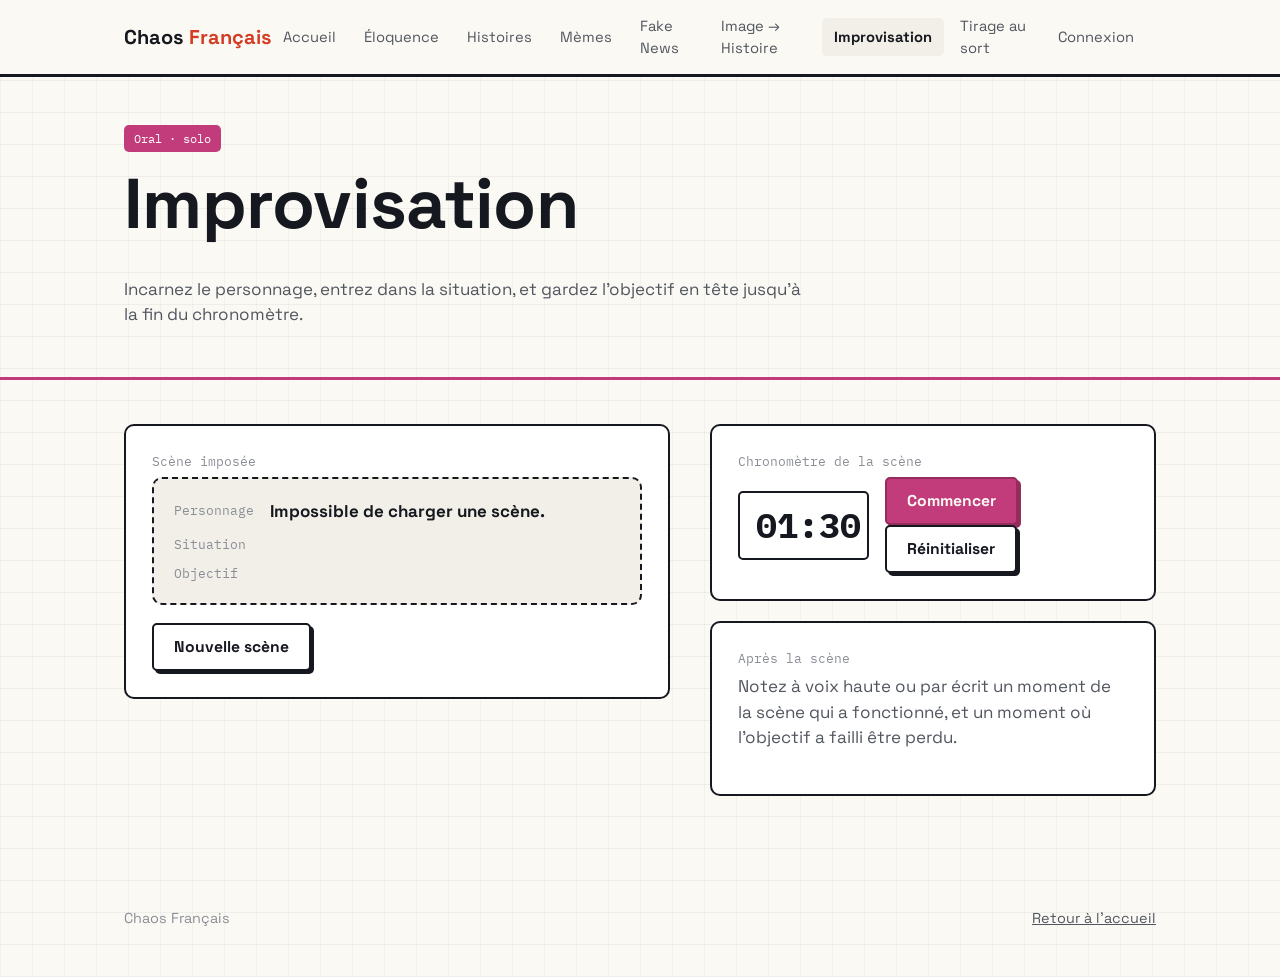
<file: frontend/improvisation.html>
<!DOCTYPE html>
<html lang="fr">
<head>
<meta charset="UTF-8">
<meta name="viewport" content="width=device-width, initial-scale=1.0">
<title>Improvisation - Chaos Français</title>
<meta name="description" content="Un personnage, une situation et un objectif tirés au sort pour improviser à l'oral.">
<link rel="preconnect" href="https://fonts.googleapis.com">
<link href="https://fonts.googleapis.com/css2?family=Space+Grotesk:wght@400;500;700&family=IBM+Plex+Mono:wght@400;600&display=swap" rel="stylesheet">
<link rel="stylesheet" href="css/base.css">
<link rel="stylesheet" href="css/layout.css">
<link rel="stylesheet" href="css/components.css">
</head>
<body class="tone-page-pink">

<header class="site-header">
  <div class="container">
    <a href="index.html" class="brand">Chaos <span>Français</span></a>
    <nav class="nav" id="site-nav">
      <a href="index.html">Accueil</a>
      <a href="eloquence.html">Éloquence</a>
      <a href="histoires.html">Histoires</a>
      <a href="memes.html">Mèmes</a>
      <a href="fake-news.html">Fake News</a>
      <a href="image-histoire.html">Image → Histoire</a>
      <a href="improvisation.html" aria-current="page">Improvisation</a>
      <a href="classe.html">Tirage au sort</a>
      <a href="login.html">Connexion</a>
      <span id="auth-status" class="nav-auth"></span>
    </nav>
    <button class="nav-toggle" aria-label="Ouvrir le menu" aria-expanded="false" aria-controls="site-nav">
      <span></span>
    </button>
  </div>
</header>

<main>
  <div class="page-head">
    <div class="container">
      <span class="eyebrow-tag">Oral · solo</span>
      <h1>Improvisation</h1>
      <p>Incarnez le personnage, entrez dans la situation, et gardez l'objectif en tête jusqu'à la fin du chronomètre.</p>
    </div>
  </div>

  <div class="page-main">
    <div class="container two-col">

      <div>
        <div class="panel">
          <p class="panel-title">Scène imposée</p>
          <div class="prompt-box">
            <dl>
              <dt>Personnage</dt><dd id="im-character"></dd>
              <dt>Situation</dt><dd id="im-situation"></dd>
              <dt>Objectif</dt><dd id="im-goal"></dd>
            </dl>
          </div>
          <div class="field" style="margin-top: 18px;">
            <button class="btn btn-secondary" id="new-scene" type="button">Nouvelle scène</button>
          </div>
        </div>
      </div>

      <div>
        <div class="panel">
          <p class="panel-title">Chronomètre de la scène</p>
          <div class="timer">
            <div class="timer-face" id="timer-face">01:30</div>
            <div>
              <button class="btn btn-pink" id="timer-start" type="button">Commencer</button>
              <button class="btn btn-secondary" id="timer-reset" type="button" hidden>Réinitialiser</button>
            </div>
          </div>
        </div>

        <div class="panel">
          <p class="panel-title">Après la scène</p>
          <p>Notez à voix haute ou par écrit un moment de la scène qui a fonctionné, et un moment où l'objectif a failli être perdu.</p>
        </div>
      </div>

    </div>
  </div>
</main>

<footer class="site-footer">
  <div class="container">
    <span>Chaos Français</span>
    <a href="index.html">Retour à l'accueil</a>
  </div>
</footer>

<script src="js/data.js"></script>
<script src="js/nav.js"></script>
<script src="js/config.js"></script>
<script src="js/api.js"></script>
<script src="js/auth.js"></script>
<script src="js/timer.js"></script>
<script src="js/improvisation.js"></script>
</body>
</html>
</file>
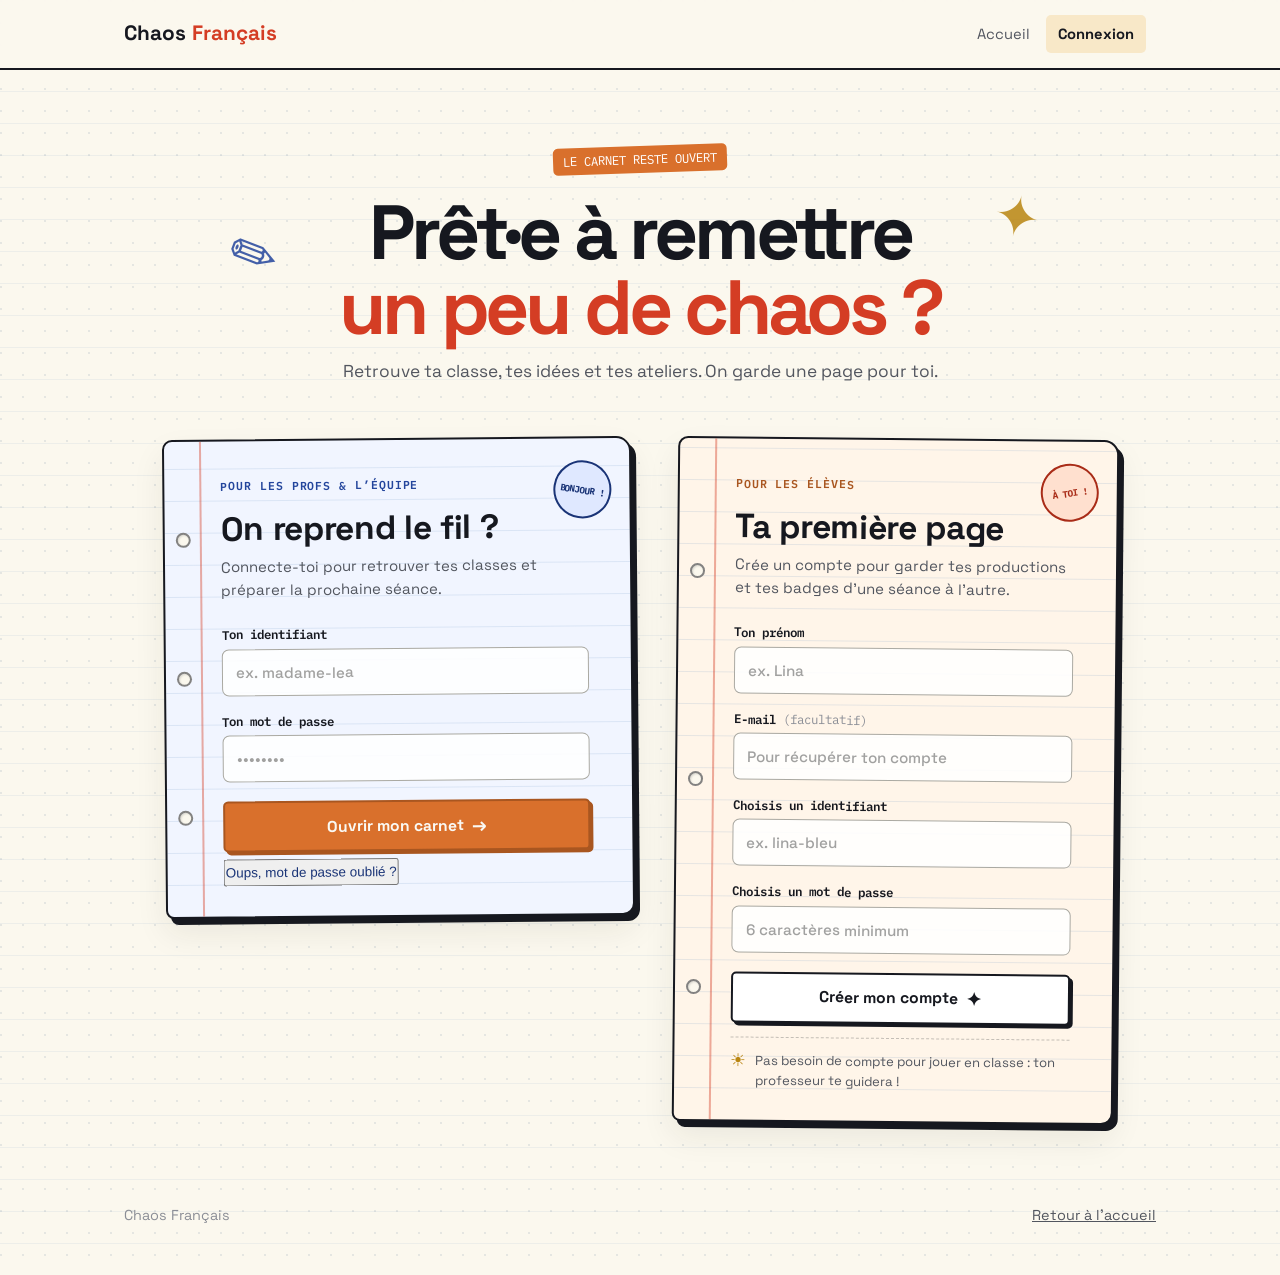
<file: frontend/login.html>
<!DOCTYPE html>
<html lang="fr">
<head>
<meta charset="UTF-8">
<meta name="viewport" content="width=device-width, initial-scale=1.0">
<title>Connexion - Chaos Français</title>
<meta name="description" content="Connexion enseignant ou administrateur, et création facultative d'un compte élève.">
<link rel="preconnect" href="https://fonts.googleapis.com">
<link href="https://fonts.googleapis.com/css2?family=Space+Grotesk:wght@400;500;700&family=IBM+Plex+Mono:wght@400;600&display=swap" rel="stylesheet">
<link rel="stylesheet" href="css/base.css">
<link rel="stylesheet" href="css/layout.css">
<link rel="stylesheet" href="css/components.css">
<link rel="stylesheet" href="css/login.css">
</head>
<body class="tone-page-orange login-page">

<header class="site-header">
  <div class="container">
    <a href="index.html" class="brand">Chaos <span>Français</span></a>
    <nav class="nav" id="site-nav">
      <a href="index.html">Accueil</a>
      <a href="login.html" aria-current="page">Connexion</a>
      <span id="auth-status" class="nav-auth"></span>
    </nav>
    <button class="nav-toggle" aria-label="Ouvrir le menu" aria-expanded="false" aria-controls="site-nav">
      <span></span>
    </button>
  </div>
</header>

<main>
  <section class="login-intro">
    <div class="container login-intro-inner">
      <span class="eyebrow-tag">LE CARNET RESTE OUVERT</span>
      <h1>Prêt·e à remettre<br><span>un peu de chaos ?</span></h1>
      <p>Retrouve ta classe, tes idées et tes ateliers. On garde une page pour toi.</p>
      <span class="login-doodle" aria-hidden="true">✎</span>
      <span class="login-sparkle" aria-hidden="true">✦</span>
    </div>
  </section>

  <section class="login-main" aria-label="Accès à Chaos Français">
    <div class="container login-grid">
      <section class="notebook-card notebook-blue" aria-labelledby="login-heading">
        <div class="notebook-holes" aria-hidden="true"><i></i><i></i><i></i></div>
        <div class="card-note">Pour les profs & l’équipe</div>
        <span class="card-sticker" aria-hidden="true">BONJOUR !</span>
        <h2 id="login-heading">On reprend le fil ?</h2>
        <p class="card-description">Connecte-toi pour retrouver tes classes et préparer la prochaine séance.</p>

        <form id="login-form">
          <div class="field">
            <label for="login-username">Ton identifiant</label>
            <input type="text" id="login-username" autocomplete="username" placeholder="ex. madame-lea" required>
          </div>
          <div class="field">
            <label for="login-password">Ton mot de passe</label>
            <input type="password" id="login-password" autocomplete="current-password" placeholder="••••••••" required>
          </div>
          <button class="btn btn-orange login-submit" id="login-submit" type="submit">Ouvrir mon carnet <span aria-hidden="true">→</span></button>
          <p id="login-error" class="form-feedback" role="alert" aria-live="polite"></p>
        </form>

        <button class="text-link forgot-toggle" id="forgot-password-toggle" type="button">Oups, mot de passe oublié ?</button>
        <div class="forgot-panel" id="forgot-password-panel" hidden>
          <label for="forgot-username">Identifiant du compte</label>
          <input type="text" id="forgot-username" autocomplete="username" placeholder="Ton identifiant">
          <button class="btn btn-secondary" id="forgot-password-submit" type="button">M’envoyer un lien</button>
          <p id="forgot-password-feedback" class="form-feedback" role="status"></p>
        </div>
      </section>

      <section class="notebook-card notebook-peach" aria-labelledby="register-heading">
        <div class="notebook-holes" aria-hidden="true"><i></i><i></i><i></i></div>
        <div class="card-note">Pour les élèves</div>
        <span class="card-sticker sticker-peach" aria-hidden="true">À TOI !</span>
        <h2 id="register-heading">Ta première page</h2>
        <p class="card-description">Crée un compte pour garder tes productions et tes badges d’une séance à l’autre.</p>

        <form id="register-form">
          <div class="field">
            <label for="register-name">Ton prénom</label>
            <input type="text" id="register-name" autocomplete="given-name" placeholder="ex. Lina" required>
          </div>
          <div class="field">
            <label for="register-email">E-mail <span>(facultatif)</span></label>
            <input type="email" id="register-email" autocomplete="email" placeholder="Pour récupérer ton compte">
          </div>
          <div class="field">
            <label for="register-username">Choisis un identifiant</label>
            <input type="text" id="register-username" autocomplete="username" placeholder="ex. lina-bleu" required>
          </div>
          <div class="field">
            <label for="register-password">Choisis un mot de passe</label>
            <input type="password" id="register-password" autocomplete="new-password" placeholder="6 caractères minimum" minlength="6" required>
          </div>
          <button class="btn btn-secondary register-submit" id="register-submit" type="submit">Créer mon compte <span aria-hidden="true">✦</span></button>
          <p id="register-feedback" class="form-feedback" role="status" aria-live="polite"></p>
        </form>
        <p class="student-note"><span aria-hidden="true">☀</span> Pas besoin de compte pour jouer en classe : ton professeur te guidera !</p>
      </section>
    </div>
  </section>
</main>

<footer class="site-footer">
  <div class="container">
    <span>Chaos Français</span>
    <a href="index.html">Retour à l'accueil</a>
  </div>
</footer>

<script src="js/data.js"></script>
<script src="js/nav.js"></script>
<script src="js/config.js"></script>
<script src="js/api.js"></script>
<script src="js/auth.js"></script>
<script src="js/login.js"></script>
</body>
</html>
</file>
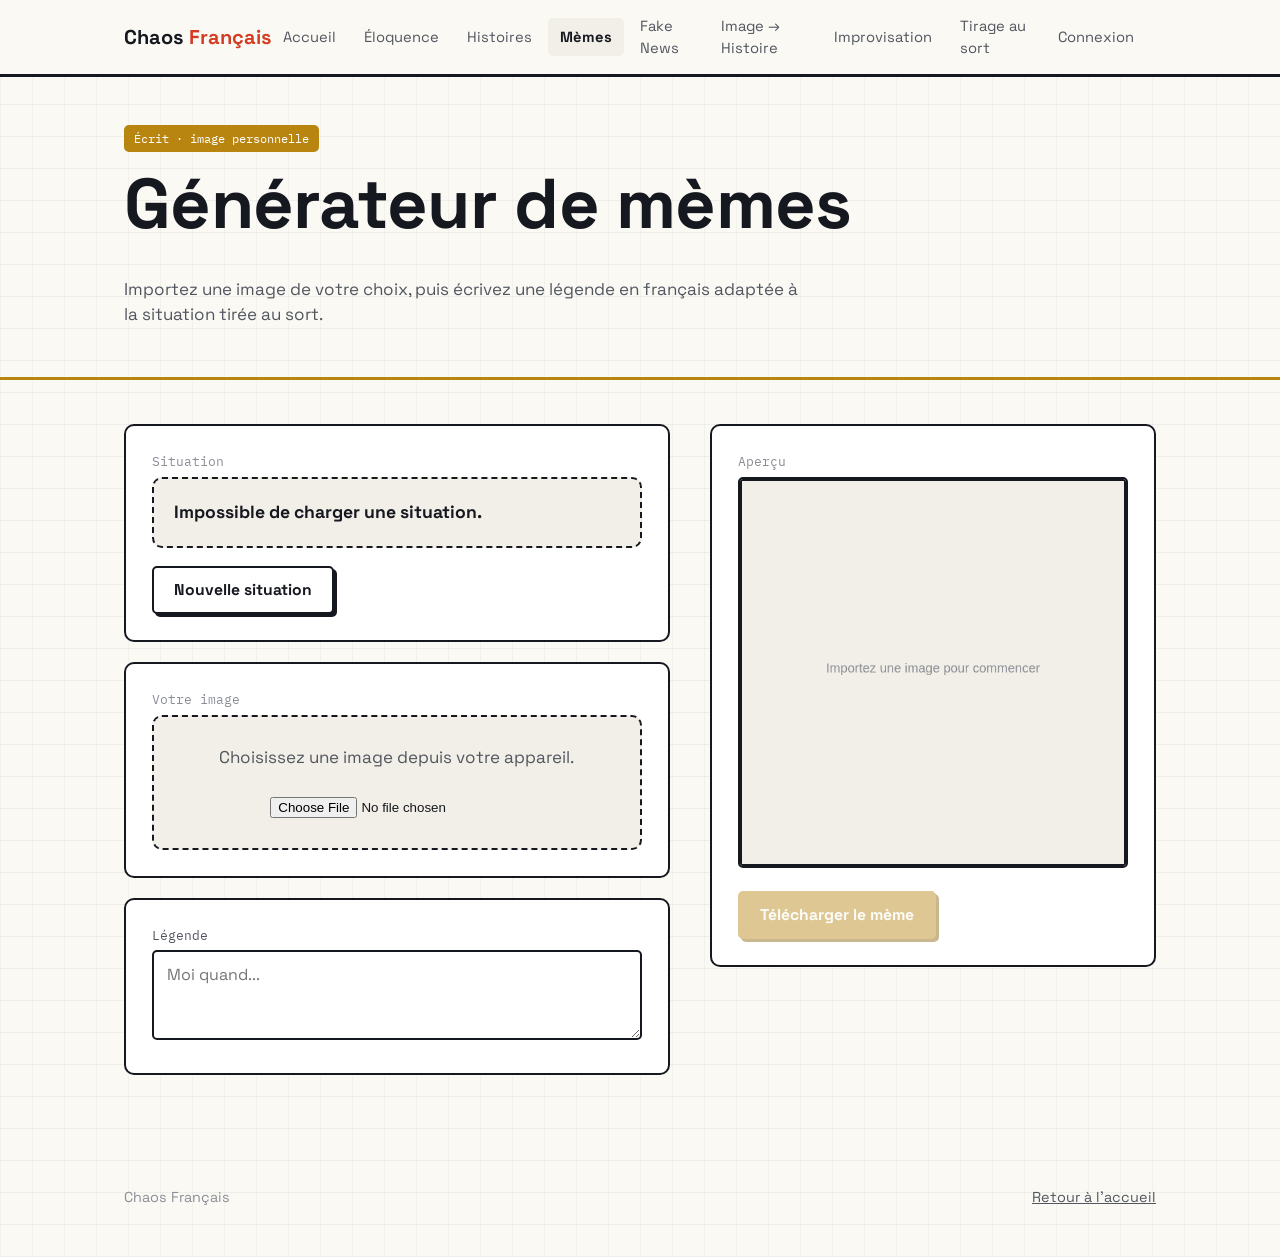
<file: frontend/memes.html>
<!DOCTYPE html>
<html lang="fr">
<head>
<meta charset="UTF-8">
<meta name="viewport" content="width=device-width, initial-scale=1.0">
<title>Générateur de mèmes - Chaos Français</title>
<meta name="description" content="Importez votre image et écrivez une légende en français pour une situation donnée.">
<link rel="preconnect" href="https://fonts.googleapis.com">
<link href="https://fonts.googleapis.com/css2?family=Space+Grotesk:wght@400;500;700&family=IBM+Plex+Mono:wght@400;600&display=swap" rel="stylesheet">
<link rel="stylesheet" href="css/base.css">
<link rel="stylesheet" href="css/layout.css">
<link rel="stylesheet" href="css/components.css">
</head>
<body class="tone-page-yellow">

<header class="site-header">
  <div class="container">
    <a href="index.html" class="brand">Chaos <span>Français</span></a>
    <nav class="nav" id="site-nav">
      <a href="index.html">Accueil</a>
      <a href="eloquence.html">Éloquence</a>
      <a href="histoires.html">Histoires</a>
      <a href="memes.html" aria-current="page">Mèmes</a>
      <a href="fake-news.html">Fake News</a>
      <a href="image-histoire.html">Image → Histoire</a>
      <a href="improvisation.html">Improvisation</a>
      <a href="classe.html">Tirage au sort</a>
      <a href="login.html">Connexion</a>
      <span id="auth-status" class="nav-auth"></span>
    </nav>
    <button class="nav-toggle" aria-label="Ouvrir le menu" aria-expanded="false" aria-controls="site-nav">
      <span></span>
    </button>
  </div>
</header>

<main>
  <div class="page-head">
    <div class="container">
      <span class="eyebrow-tag">Écrit · image personnelle</span>
      <h1>Générateur de mèmes</h1>
      <p>Importez une image de votre choix, puis écrivez une légende en français adaptée à la situation tirée au sort.</p>
    </div>
  </div>

  <div class="page-main">
    <div class="container two-col">

      <div>
        <div class="panel">
          <p class="panel-title">Situation</p>
          <div class="prompt-box">
            <p id="meme-situation" style="color: var(--ink); font-weight: 700; font-size: 1.1rem; margin: 0;"></p>
          </div>
          <div class="field" style="margin-top: 18px;">
            <button class="btn btn-secondary" id="new-situation" type="button">Nouvelle situation</button>
          </div>
        </div>

        <div class="panel">
          <p class="panel-title">Votre image</p>
          <div class="dropzone">
            <p>Choisissez une image depuis votre appareil.</p>
            <input type="file" id="image-input" accept="image/*">
          </div>
        </div>

        <div class="panel">
          <div class="field">
            <label for="meme-caption">Légende</label>
            <textarea id="meme-caption" placeholder="Moi quand..." style="min-height: 90px;"></textarea>
          </div>
        </div>
      </div>

      <div>
        <div class="panel">
          <p class="panel-title">Aperçu</p>
          <canvas id="meme-canvas" width="600" height="600" style="width: 100%; height: auto; border: 2px solid var(--ink); border-radius: var(--radius-s); background: var(--paper-dim);"></canvas>
          <div class="field" style="margin-top: 16px;">
            <button class="btn btn-yellow" id="download-meme" type="button" disabled>Télécharger le mème</button>
          </div>
        </div>
      </div>

    </div>
  </div>
</main>

<footer class="site-footer">
  <div class="container">
    <span>Chaos Français</span>
    <a href="index.html">Retour à l'accueil</a>
  </div>
</footer>

<script src="js/data.js"></script>
<script src="js/nav.js"></script>
<script src="js/config.js"></script>
<script src="js/api.js"></script>
<script src="js/auth.js"></script>
<script src="js/memes.js"></script>
</body>
</html>
</file>
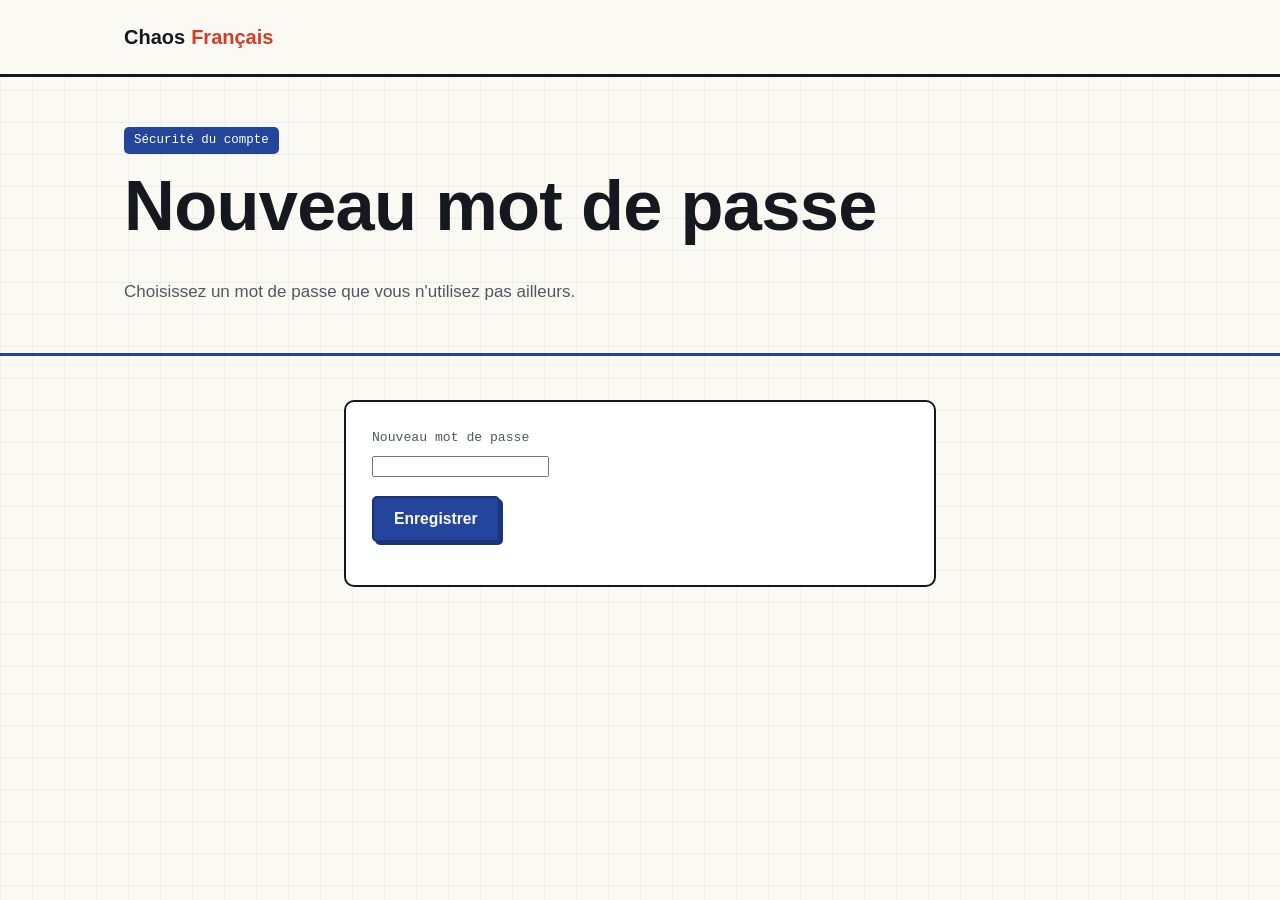
<file: frontend/password-reset.html>
<!DOCTYPE html>
<html lang="fr">
<head>
<meta charset="UTF-8"><meta name="viewport" content="width=device-width, initial-scale=1.0">
<title>Nouveau mot de passe — Chaos Français</title>
<link rel="stylesheet" href="css/base.css"><link rel="stylesheet" href="css/layout.css"><link rel="stylesheet" href="css/components.css">
</head>
<body class="tone-page-blue">
<header class="site-header"><div class="container"><a href="index.html" class="brand">Chaos <span>Français</span></a></div></header>
<main><div class="page-head"><div class="container"><span class="eyebrow-tag">Sécurité du compte</span><h1>Nouveau mot de passe</h1><p>Choisissez un mot de passe que vous n'utilisez pas ailleurs.</p></div></div>
<section class="page-main"><div class="container" style="max-width:640px"><div class="panel"><div class="field"><label for="new-password">Nouveau mot de passe</label><input type="password" id="new-password" autocomplete="new-password" minlength="8" required></div><button class="btn btn-blue" id="save-password" type="button">Enregistrer</button><p id="reset-message" role="status"></p></div></div></section></main>
<script src="js/config.js"></script><script src="js/api.js"></script><script src="js/password-reset.js"></script>
</body></html>
</file>
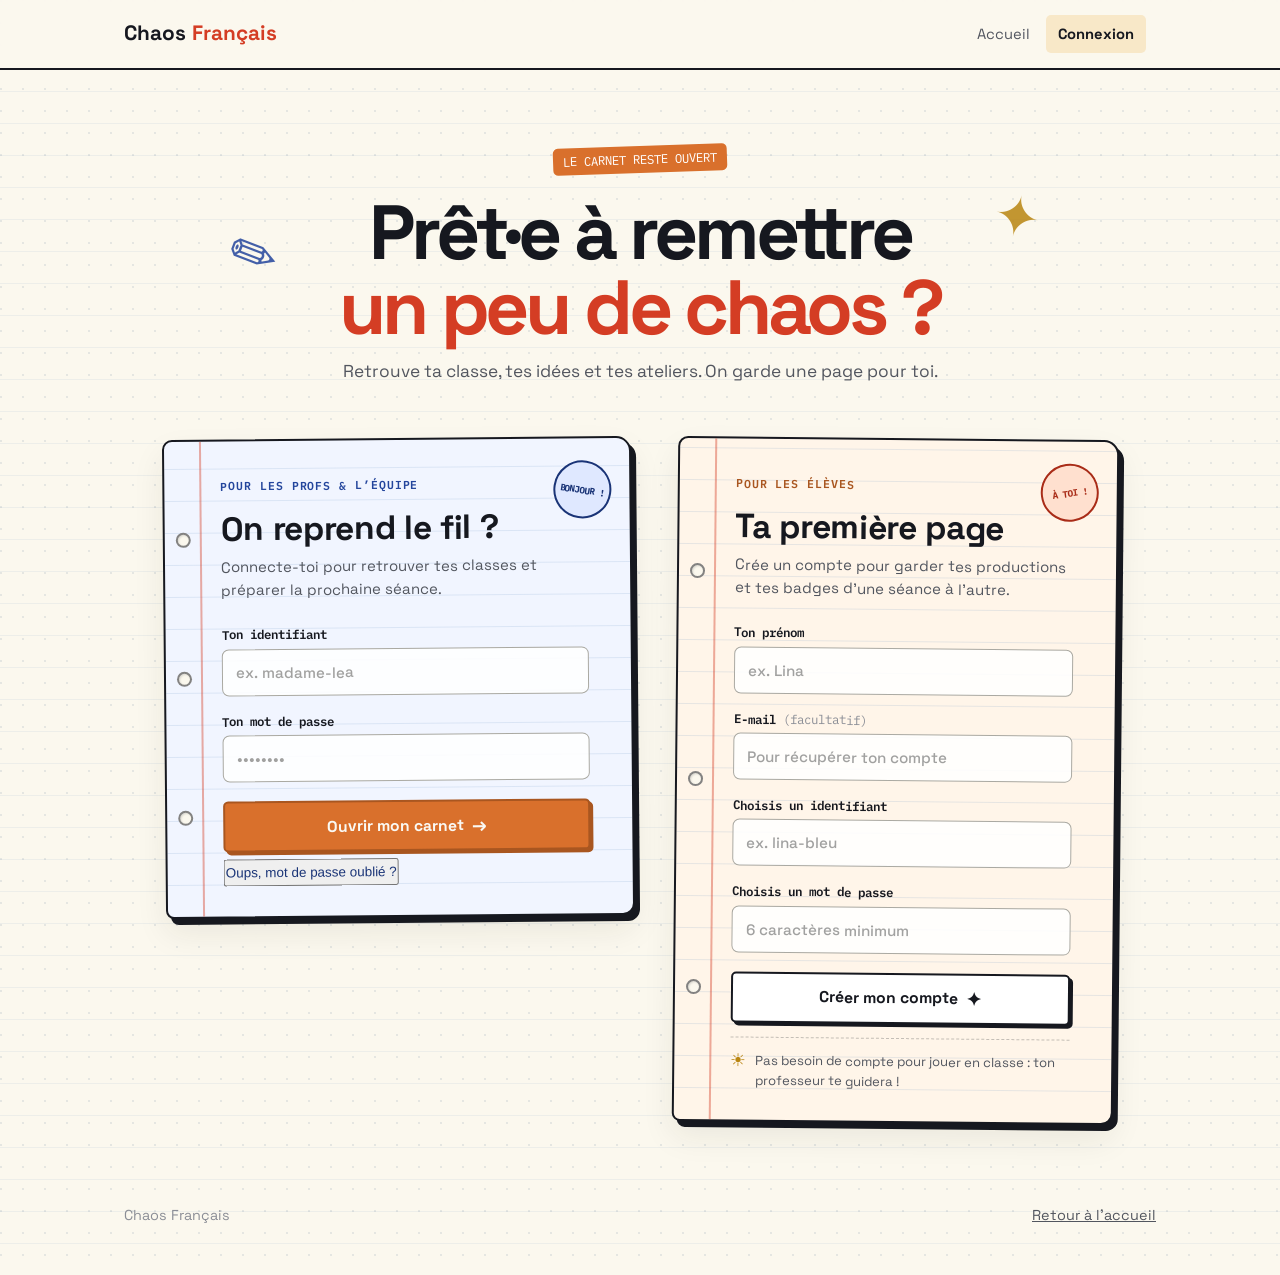
<file: frontend/productions.html>
<!doctype html><html lang="fr"><head><meta charset="utf-8"><meta name="viewport" content="width=device-width,initial-scale=1"><title>Mes productions · Chaos Français</title><link rel="preconnect" href="https://fonts.googleapis.com"><link href="https://fonts.googleapis.com/css2?family=Space+Grotesk:wght@400;500;700&family=IBM+Plex+Mono:wght@400;600&display=swap" rel="stylesheet"><link rel="stylesheet" href="css/base.css"><link rel="stylesheet" href="css/layout.css"><link rel="stylesheet" href="css/components.css"></head>
<body class="tone-page-blue"><header class="site-header"><div class="container"><a href="index.html" class="brand">Chaos <span>Français</span></a><nav class="nav" id="site-nav"><a href="ateliers.html">Mes activités</a><a href="productions.html" aria-current="page">Mes productions</a><span id="auth-status" class="nav-auth"></span></nav><button class="nav-toggle" aria-label="Ouvrir le menu" aria-expanded="false" aria-controls="site-nav"><span></span></button></div></header>
<main class="container" style="padding-block:48px 80px;max-width:900px"><h1>Le mur des idées</h1><p class="lede">Déposez votre texte et retrouvez vos productions. Seul votre compte voit votre historique.</p><p id="production-feedback" role="status" aria-live="polite"></p>
<form id="production-form" class="panel"><div class="form-row"><label>Ma classe<select id="production-classroom" required></select></label><label>Atelier<select id="production-workshop" required></select></label></div><label for="production-text">Ma production</label><textarea id="production-text" minlength="1" maxlength="10000" rows="8" required placeholder="Écrivez ici votre histoire, votre argument ou votre texte…"></textarea><button class="btn btn-red" type="submit">Publier ma production</button></form>
<section class="panel" style="margin-top:24px"><h2>Mes productions précédentes</h2><div id="production-history" class="admin-activity-feed" aria-live="polite"></div><p id="production-empty" hidden>Aucune production pour le moment. À vous de jouer !</p></section></main>
<script src="js/api.js"></script><script src="js/auth.js"></script><script src="js/productions.js"></script></body></html>
</file>
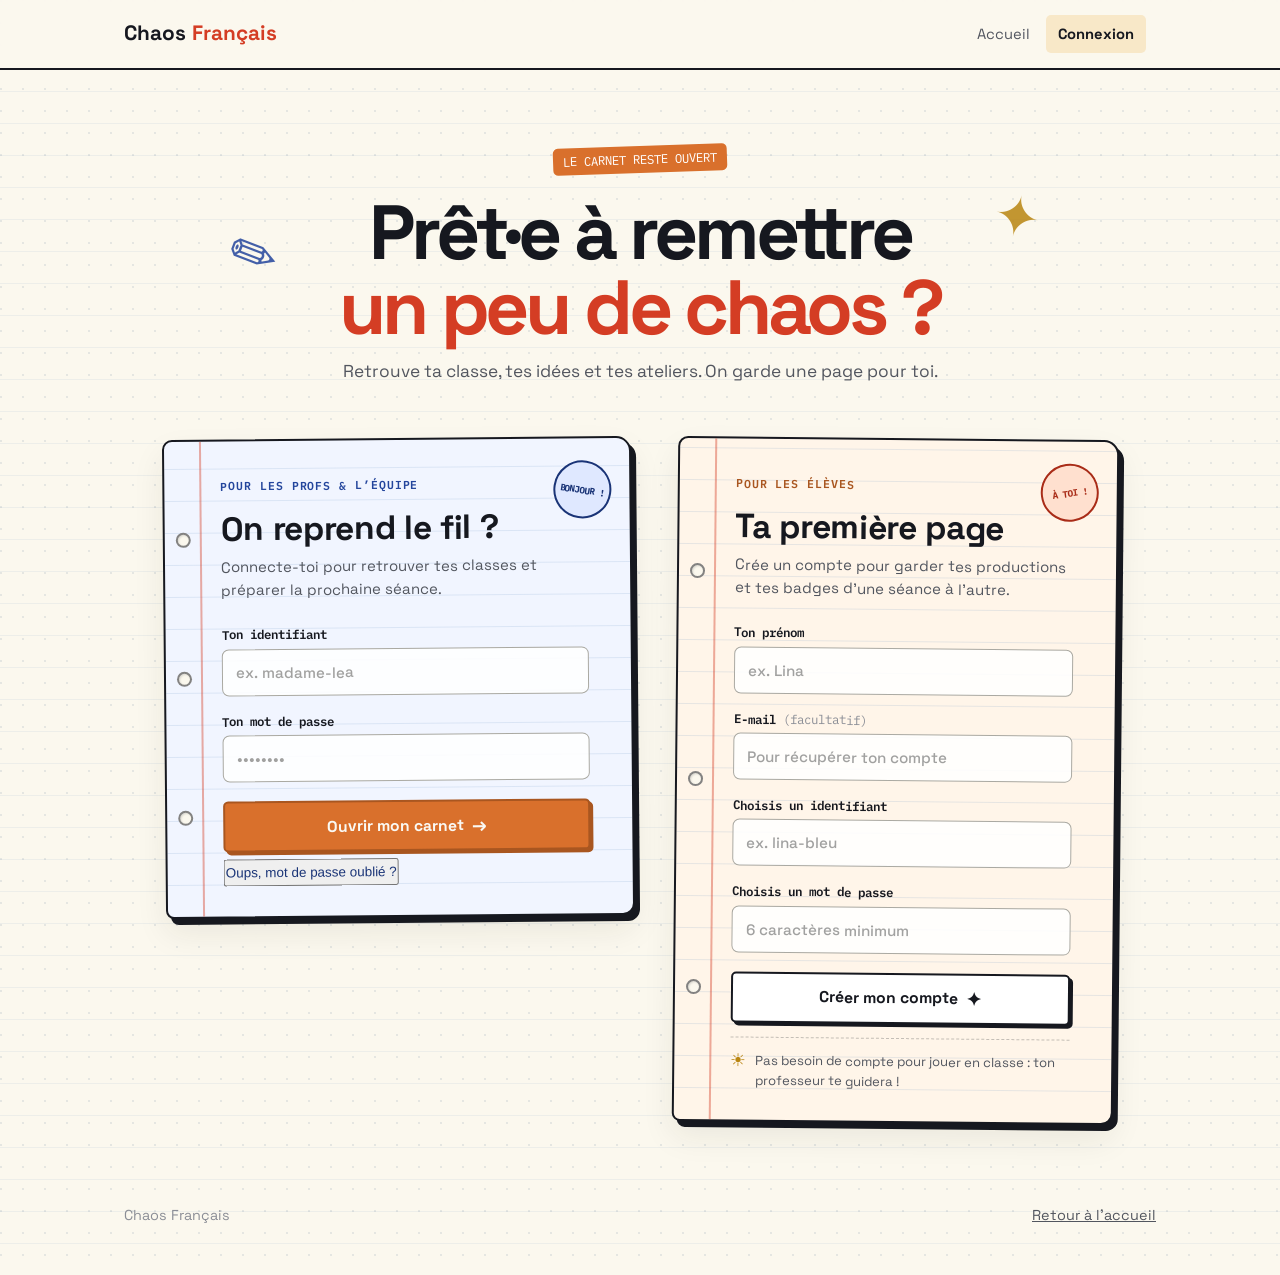
<file: frontend/profile.html>
<!doctype html><html lang="fr"><head><meta charset="utf-8"><meta name="viewport" content="width=device-width,initial-scale=1"><title>Mon profil · Chaos Français</title><link rel="stylesheet" href="css/base.css"><link rel="stylesheet" href="css/layout.css"><link rel="stylesheet" href="css/components.css"></head>
<body class="tone-page-orange"><header class="site-header"><div class="container"><a href="index.html" class="brand">Chaos <span>Français</span></a><nav class="nav" id="site-nav"><a href="ateliers.html">Mes activités</a><a href="profile.html" aria-current="page">Mon profil</a><span id="auth-status" class="nav-auth"></span></nav><button class="nav-toggle" aria-label="Ouvrir le menu" aria-expanded="false" aria-controls="site-nav"><span></span></button></div></header>
<main class="container" style="padding-block:48px 80px;max-width:760px"><h1>Mon profil</h1><p class="lede">Gardez vos informations à jour et sécurisez votre compte.</p><p id="profile-feedback" role="status" aria-live="polite"></p><form id="profile-form" class="panel"><div class="form-row"><label>Identifiant<input id="username" disabled></label><label>Prénom affiché<input id="first-name" maxlength="150"></label><label>Email<input id="email" type="email" autocomplete="email"></label></div><button class="btn btn-red" type="submit">Enregistrer le profil</button></form><form id="password-form" class="panel" style="margin-top:24px"><h2>Changer le mot de passe</h2><div class="form-row"><label>Mot de passe actuel<input id="current-password" type="password" autocomplete="current-password" required></label><label>Nouveau mot de passe<input id="new-password" type="password" autocomplete="new-password" minlength="8" required></label></div><button class="btn btn-secondary" type="submit">Changer le mot de passe</button></form></main>
<script src="js/api.js"></script><script src="js/auth.js"></script><script src="js/profile.js"></script></body></html>
</file>
<file: frontend/css/landing.css>
.landing-page .wheel-wrap,
.landing-page .modules,
.landing-page .classroom-band { display: none !important; }

.landing-page .hero {
  position: relative;
  overflow: hidden;
  min-height: min(680px, calc(100vh - 77px));
  display: flex;
  align-items: center;
  padding: 72px 0;
  border-bottom-color: var(--orange);
  background:
    radial-gradient(circle at 12% 18%, rgba(239, 104, 70, .12) 0 4px, transparent 5px),
    radial-gradient(circle at 88% 72%, rgba(55, 97, 159, .13) 0 5px, transparent 6px),
    var(--paper);
  background-size: 34px 34px, 42px 42px, auto;
}

.landing-page .hero-grid { display: block; width: 100%; }
.landing-page .hero-copy { max-width: 790px; margin: 0 auto; text-align: center; }
.landing-page .hero-copy .eyebrow-tag { margin-bottom: 24px; }
.landing-page .hero-copy h1 { font-size: clamp(3.1rem, 8vw, 6.2rem); line-height: .98; letter-spacing: -.055em; margin-bottom: 24px; }
.landing-page .hero-copy h1 span { color: var(--red); }
.landing-page .hero-copy p.lede { max-width: 54ch; margin: 0 auto 28px; font-size: clamp(1.08rem, 2vw, 1.35rem); }
.landing-cta { min-height: 62px; padding: 16px 32px; font-size: 1.12rem; }
.landing-promises { display: flex; justify-content: center; flex-wrap: wrap; gap: 10px; margin-top: 32px; }
.landing-promises span { border: 1px solid var(--line); border-radius: 999px; padding: 9px 15px; background: var(--card-bg); color: var(--ink-soft); font: 600 .78rem var(--font-mono); }
.landing-page .site-footer { border-top: 0; }

@media (max-width: 600px) {
  .landing-page .hero { min-height: calc(100svh - 77px); padding: 42px 0; }
  .landing-page .hero-copy h1 { font-size: clamp(2.8rem, 16vw, 4.3rem); }
  .landing-promises { gap: 7px; }
  .landing-promises span { font-size: .68rem; }
}
</file>
<file: frontend/css/login.css>
/* Login page: a friendly, colour coded school notebook. */
.login-page {
  background-color: #fbf8ee;
  background-image:
    radial-gradient(circle at 1px 1px, rgba(53, 83, 125, .11) 1px, transparent 1.5px),
    repeating-linear-gradient(0deg, transparent 0 31px, rgba(64, 116, 176, .075) 31px 32px);
  background-size: 22px 22px, auto;
}

.login-page .site-header {
  background: rgba(251, 248, 238, .94);
  backdrop-filter: blur(10px);
  border-bottom: 2px solid var(--ink);
}

.login-page .site-header .container { height: 68px; }
.login-page .brand { font-size: 1.3rem; }
.login-page .nav a[aria-current="page"] { background: #f8e8c8; }

.login-intro {
  position: relative;
  overflow: hidden;
  padding: clamp(42px, 7vw, 76px) 0 35px;
  text-align: center;
}

.login-intro-inner { position: relative; }
.login-intro .eyebrow-tag { background: var(--orange); transform: rotate(-2deg); }
.login-intro h1 {
  margin: 8px 0 14px;
  font-size: clamp(2.6rem, 6.5vw, 4.8rem);
  line-height: .98;
  letter-spacing: -.055em;
}
.login-intro h1 span { color: var(--red); }
.login-intro p { margin: 0 auto; font-size: 1.08rem; }
.login-doodle, .login-sparkle {
  position: absolute;
  color: var(--blue);
  font-size: 3.5rem;
  line-height: 1;
  opacity: .85;
  pointer-events: none;
}
.login-doodle { left: 12%; top: 34%; transform: rotate(-24deg); }
.login-sparkle { right: 13%; top: 18%; color: var(--yellow-dark); transform: rotate(12deg); }

.login-main { padding: 18px 0 82px; }
.login-grid {
  display: grid;
  grid-template-columns: minmax(0, 1fr) minmax(0, .94fr);
  gap: clamp(20px, 4vw, 42px);
  align-items: start;
  max-width: 1000px;
}

.notebook-card {
  --notebook-accent: var(--blue);
  --notebook-tint: #f1f5ff;
  position: relative;
  overflow: hidden;
  min-width: 0;
  padding: 34px clamp(23px, 4vw, 42px) 30px 56px;
  border: 2px solid var(--ink);
  border-radius: 10px 15px 12px 8px;
  background-color: var(--notebook-tint);
  background-image: repeating-linear-gradient(0deg, transparent 0 31px, rgba(65, 119, 177, .13) 31px 32px);
  box-shadow: 5px 6px 0 var(--ink), 0 15px 32px rgba(38, 34, 25, .08);
}

.notebook-card::before {
  position: absolute;
  top: 0;
  bottom: 0;
  left: 35px;
  width: 2px;
  background: rgba(212, 61, 36, .42);
  content: "";
}

.notebook-blue { --notebook-accent: var(--blue); --notebook-tint: #f1f5ff; transform: rotate(-.5deg); }
.notebook-peach { --notebook-accent: var(--orange-dark); --notebook-tint: #fff5e9; transform: rotate(.55deg); }
.notebook-holes {
  position: absolute;
  top: 29px;
  bottom: 29px;
  left: 11px;
  display: flex;
  flex-direction: column;
  justify-content: space-around;
}
.notebook-holes i {
  display: block;
  width: 15px;
  height: 15px;
  border: 2px solid rgba(22, 24, 31, .52);
  border-radius: 50%;
  background: #fbf8ee;
  box-shadow: inset 1px 1px 2px rgba(22, 24, 31, .15);
}

.card-note {
  margin-bottom: 16px;
  color: var(--notebook-accent);
  font: 600 .72rem var(--font-mono);
  letter-spacing: .08em;
  text-transform: uppercase;
}
.card-sticker {
  position: absolute;
  top: 22px;
  right: 18px;
  display: grid;
  width: 58px;
  height: 58px;
  place-items: center;
  border: 2px solid var(--blue-dark);
  border-radius: 50%;
  background: #dfe8ff;
  color: var(--blue-dark);
  font: 700 .58rem var(--font-mono);
  text-align: center;
  transform: rotate(9deg);
}
.sticker-peach { border-color: var(--red-dark); background: #ffe0cf; color: var(--red-dark); transform: rotate(-8deg); }
.notebook-card h2 { max-width: 14ch; margin-bottom: 9px; font-size: clamp(1.65rem, 3vw, 2.1rem); }
.card-description { min-height: 3em; margin-bottom: 23px; font-size: .94rem; }

.notebook-card .field { margin: 0 0 15px; }
.notebook-card label { color: var(--ink); font: 600 .78rem var(--font-mono); }
.notebook-card label span { color: var(--ink-faint); font-weight: 400; }
.notebook-card input {
  display: block;
  width: 100%;
  min-height: 47px;
  padding: 10px 13px;
  border: 1.5px solid #aaa9a2;
  border-radius: 7px;
  background: rgba(255, 255, 255, .88);
  color: var(--ink);
  font: 500 .95rem var(--font-display);
  transition: border-color .15s ease, box-shadow .15s ease, background .15s ease;
}
.notebook-card input::placeholder { color: #a1a1a0; }
.notebook-card input:focus { border-color: var(--notebook-accent); background: #fff; box-shadow: 0 0 0 3px color-mix(in srgb, var(--notebook-accent) 17%, transparent); outline: 0; }
.login-submit, .register-submit { width: 100%; min-height: 51px; justify-content: center; margin-top: 4px; }
.login-submit { border-color: var(--orange-dark); box-shadow: 3px 3px 0 var(--orange-dark); }
.login-submit span, .register-submit span { font-size: 1.15rem; }
.register-submit { background: #fff; }
.form-feedback { min-height: 1.35em; margin: 10px 0 0; font-size: .85rem; }
.form-feedback:empty { display: none; }
.forgot-toggle { display: inline-block; margin-top: 7px; padding: 4px 0; color: var(--blue-dark); font-size: .84rem; }
.forgot-panel { margin-top: 13px; padding: 15px; border: 1px dashed var(--notebook-accent); border-radius: 8px; background: rgba(255, 255, 255, .65); }
.forgot-panel[hidden] { display: none; }
.forgot-panel .btn { margin-top: 10px; }
.student-note { display: flex; gap: 9px; align-items: flex-start; margin: 14px 0 0; padding-top: 13px; border-top: 1px dashed rgba(22, 24, 31, .25); font-size: .82rem; }
.student-note span { color: var(--yellow-dark); font-size: 1.1rem; line-height: 1.2; }

.login-page .site-footer { padding-top: 0; }

@media (max-width: 760px) {
  .login-grid { grid-template-columns: 1fr; max-width: 560px; gap: 25px; }
  .notebook-blue, .notebook-peach { transform: none; }
  .login-doodle { left: 4%; top: 15%; font-size: 2.4rem; }
  .login-sparkle { right: 5%; top: 8%; font-size: 2.5rem; }
}

@media (max-width: 480px) {
  .login-intro { padding-top: 42px; }
  .login-intro h1 { font-size: clamp(2.35rem, 12vw, 3.4rem); }
  .login-doodle { left: 0; top: 9%; }
  .login-sparkle { right: 1%; top: 3%; }
  .notebook-card { padding: 29px 20px 25px 48px; }
  .notebook-card::before { left: 30px; }
  .card-sticker { top: 17px; right: 12px; width: 48px; height: 48px; font-size: .5rem; }
  .notebook-card h2 { padding-right: 38px; }
}

@media (prefers-reduced-motion: reduce) {
  .notebook-card input { transition: none; }
}
</file>
<file: frontend/css/base.css>
/* ------------------------------------------------------------
   Chaos Français - base.css
   Reset, custom properties, typography
------------------------------------------------------------ */

:root {
  --paper: #faf9f4;
  --paper-dim: #f1efe7;
  --ink: #16181f;
  --ink-soft: #52565f;
  --ink-faint: #8b8e96;
  --line: #dcd8cc;

  --red: #d43d24;
  --red-dark: #a92c18;
  --blue: #23459c;
  --blue-dark: #1a3477;
  --yellow: #e6ab1f;
  --yellow-dark: #b98511;
  --green: #2c7a4b;
  --green-dark: #1f5c38;
  --teal: #1c7a7a;
  --teal-dark: #145b5b;
  --pink: #c23b7a;
  --pink-dark: #952c5c;
  --orange: #d9702c;
  --orange-dark: #a95620;

  --card-bg: #ffffff;

  --radius-s: 5px;
  --radius-m: 10px;

  --font-display: "Space Grotesk", "Helvetica Neue", Arial, sans-serif;
  --font-mono: "IBM Plex Mono", "Courier New", monospace;

  --shadow-card: 3px 3px 0 var(--ink);
  --shadow-card-hover: 5px 5px 0 var(--ink);
}

* {
  box-sizing: border-box;
}

html {
  -webkit-text-size-adjust: 100%;
  scroll-behavior: smooth;
}

@media (prefers-reduced-motion: reduce) {
  html {
    scroll-behavior: auto;
  }
  *, *::before, *::after {
    animation-duration: 0.01ms !important;
    animation-iteration-count: 1 !important;
    transition-duration: 0.01ms !important;
  }
}

body {
  margin: 0;
  background-color: var(--paper);
  background-image:
    repeating-linear-gradient(0deg, rgba(20, 22, 28, 0.05) 0, rgba(20, 22, 28, 0.05) 1px, transparent 1px, transparent 32px),
    repeating-linear-gradient(90deg, rgba(20, 22, 28, 0.035) 0, rgba(20, 22, 28, 0.035) 1px, transparent 1px, transparent 32px);
  color: var(--ink);
  font-family: var(--font-display);
  font-size: 17px;
  line-height: 1.5;
  -webkit-font-smoothing: antialiased;
}

h1, h2, h3, h4 {
  font-family: var(--font-display);
  font-weight: 700;
  line-height: 1.08;
  margin: 0 0 0.5em;
  letter-spacing: -0.01em;
}

h1 { font-size: clamp(2.4rem, 6vw, 4.4rem); }
h2 { font-size: clamp(1.7rem, 4vw, 2.4rem); }
h3 { font-size: 1.3rem; }

p {
  margin: 0 0 1em;
  max-width: 62ch;
  color: var(--ink-soft);
}

a {
  color: inherit;
}

ul {
  padding-left: 1.2em;
}

code, .mono {
  font-family: var(--font-mono);
}

label {
  font-family: var(--font-mono);
  font-size: 0.82rem;
  color: var(--ink-soft);
  display: block;
  margin-bottom: 0.35em;
  text-transform: none;
}

textarea, select, input[type="text"], input[type="number"] {
  font-family: var(--font-display);
  font-size: 1rem;
  color: var(--ink);
  background: var(--card-bg);
  border: 2px solid var(--ink);
  border-radius: var(--radius-s);
  padding: 0.7em 0.8em;
  width: 100%;
}

textarea {
  resize: vertical;
  min-height: 140px;
  line-height: 1.55;
}

textarea:focus-visible,
select:focus-visible,
input:focus-visible,
button:focus-visible,
a:focus-visible {
  outline: 3px solid var(--blue);
  outline-offset: 2px;
}

.visually-hidden {
  position: absolute;
  width: 1px;
  height: 1px;
  overflow: hidden;
  clip: rect(0 0 0 0);
  white-space: nowrap;
}
</file>
<file: frontend/css/layout.css>
/* ------------------------------------------------------------
   Chaos Français - layout.css
   Header, footer, page structure
------------------------------------------------------------ */

.container {
  width: 100%;
  max-width: 1080px;
  margin: 0 auto;
  padding: 0 24px;
}

/* Header ------------------------------------------------------ */

.site-header {
  border-bottom: 3px solid var(--ink);
  background: var(--paper);
  position: sticky;
  top: 0;
  z-index: 50;
}

.site-header .container {
  display: flex;
  align-items: center;
  justify-content: space-between;
  height: 74px;
}

.brand {
  font-family: var(--font-display);
  font-weight: 700;
  font-size: 1.25rem;
  text-decoration: none;
  color: var(--ink);
  display: flex;
  align-items: baseline;
  gap: 0.3em;
}

.brand span {
  color: var(--red);
}

.nav {
  display: flex;
  gap: 4px;
  align-items: center;
}

.nav a {
  text-decoration: none;
  font-size: 0.92rem;
  padding: 8px 12px;
  border-radius: var(--radius-s);
  color: var(--ink-soft);
}

.nav a:hover {
  color: var(--ink);
  background: var(--paper-dim);
}

.nav a[aria-current="page"] {
  color: var(--ink);
  background: var(--paper-dim);
  font-weight: 700;
}

.nav-toggle {
  display: none;
  border: 2px solid var(--ink);
  background: var(--card-bg);
  border-radius: var(--radius-s);
  width: 42px;
  height: 42px;
  cursor: pointer;
  align-items: center;
  justify-content: center;
}

.nav-toggle span,
.nav-toggle span::before,
.nav-toggle span::after {
  content: "";
  display: block;
  width: 20px;
  height: 2px;
  background: var(--ink);
  position: relative;
}

.nav-toggle span::before { position: absolute; top: -6px; }
.nav-toggle span::after { position: absolute; top: 6px; }

@media (max-width: 860px) {
  .nav-toggle {
    display: flex;
  }
  .nav {
    position: absolute;
    top: 74px;
    left: 0;
    right: 0;
    background: var(--paper);
    border-bottom: 3px solid var(--ink);
    flex-direction: column;
    align-items: stretch;
    padding: 10px;
    display: none;
  }
  .nav.is-open {
    display: flex;
  }
  .nav a {
    padding: 12px;
  }
}

/* Page hero shell (used on activity pages) --------------------- */

.page-head {
  padding: 48px 0 32px;
  border-bottom: 3px solid var(--ink);
}

.eyebrow-tag {
  display: inline-block;
  font-family: var(--font-mono);
  font-size: 0.78rem;
  color: var(--card-bg);
  background: var(--ink);
  padding: 4px 10px;
  border-radius: var(--radius-s);
  margin-bottom: 14px;
}

/* Per-page subject colour, like a colour-coded school notebook -------- */

body.tone-page-red .eyebrow-tag { background: var(--red); }
body.tone-page-red .page-head { border-bottom-color: var(--red); }

body.tone-page-blue .eyebrow-tag { background: var(--blue); }
body.tone-page-blue .page-head { border-bottom-color: var(--blue); }

body.tone-page-yellow .eyebrow-tag { background: var(--yellow-dark); }
body.tone-page-yellow .page-head { border-bottom-color: var(--yellow-dark); }

body.tone-page-green .eyebrow-tag { background: var(--green); }
body.tone-page-green .page-head { border-bottom-color: var(--green); }

body.tone-page-teal .eyebrow-tag { background: var(--teal); }
body.tone-page-teal .page-head { border-bottom-color: var(--teal); }

body.tone-page-pink .eyebrow-tag { background: var(--pink); }
body.tone-page-pink .page-head { border-bottom-color: var(--pink); }

body.tone-page-orange .eyebrow-tag { background: var(--orange); }
body.tone-page-orange .page-head { border-bottom-color: var(--orange); }

.page-main {
  padding: 44px 0 80px;
}

.two-col {
  display: grid;
  grid-template-columns: 1.1fr 0.9fr;
  gap: 40px;
  align-items: start;
}

@media (max-width: 780px) {
  .two-col {
    grid-template-columns: 1fr;
  }
}

/* Home hero ------------------------------------------------------ */

.hero {
  padding: 56px 0 40px;
  border-bottom: 3px solid var(--ink);
}

.hero-grid {
  display: grid;
  grid-template-columns: 1.05fr 0.95fr;
  gap: 48px;
  align-items: center;
}

@media (max-width: 900px) {
  .hero-grid {
    grid-template-columns: 1fr;
  }
}

.hero-copy p.lede {
  font-size: 1.15rem;
  color: var(--ink);
  max-width: 46ch;
}

/* Module grid ------------------------------------------------------ */

.modules {
  padding: 56px 0 72px;
}

.modules-head {
  display: flex;
  justify-content: space-between;
  align-items: flex-end;
  gap: 20px;
  margin-bottom: 28px;
  border-bottom: 3px solid var(--ink);
  padding-bottom: 18px;
}

.module-grid {
  display: grid;
  grid-template-columns: repeat(3, 1fr);
  gap: 22px;
}

@media (max-width: 900px) {
  .module-grid { grid-template-columns: repeat(2, 1fr); }
}

@media (max-width: 620px) {
  .module-grid { grid-template-columns: 1fr; }
}

/* Classroom strip -------------------------------------------------- */

.classroom-band {
  border-top: 3px solid var(--ink);
  border-bottom: 3px solid var(--ink);
  background: var(--paper-dim);
  padding: 48px 0;
}

.classroom-band .two-col {
  align-items: center;
}

/* Footer ------------------------------------------------------------ */

.site-footer {
  padding: 32px 0 48px;
}

.site-footer .container {
  display: flex;
  justify-content: space-between;
  flex-wrap: wrap;
  gap: 12px;
  font-size: 0.9rem;
  color: var(--ink-faint);
}

.site-footer a {
  color: var(--ink-soft);
  text-decoration: underline;
}

/* Auth status in nav --------------------------------------------------- */

.nav-auth {
  display: flex;
  align-items: center;
  gap: 8px;
  margin-left: 6px;
  font-size: 0.85rem;
  color: var(--ink-soft);
}
</file>
<file: frontend/css/components.css>
/* ------------------------------------------------------------
   Chaos Français - components.css
   Buttons, cards, wheel, forms, small widgets
------------------------------------------------------------ */

/* Buttons -------------------------------------------------------- */

.btn {
  display: inline-flex;
  align-items: center;
  gap: 8px;
  font-family: var(--font-display);
  font-weight: 700;
  font-size: 0.98rem;
  padding: 12px 20px;
  border-radius: var(--radius-s);
  border: 2px solid var(--ink);
  background: var(--ink);
  color: var(--paper);
  cursor: pointer;
  text-decoration: none;
  box-shadow: var(--shadow-card);
  transition: transform 0.12s ease, box-shadow 0.12s ease;
}

.btn:hover {
  transform: translate(-2px, -2px);
  box-shadow: var(--shadow-card-hover);
}

.btn:active {
  transform: translate(0, 0);
  box-shadow: 1px 1px 0 var(--ink);
}

.btn-secondary {
  background: var(--card-bg);
  color: var(--ink);
}

.btn-red { background: var(--red); border-color: var(--red-dark); box-shadow: 3px 3px 0 var(--red-dark); }
.btn-red:hover { box-shadow: 5px 5px 0 var(--red-dark); }

.btn-blue { background: var(--blue); border-color: var(--blue-dark); box-shadow: 3px 3px 0 var(--blue-dark); }
.btn-blue:hover { box-shadow: 5px 5px 0 var(--blue-dark); }

.btn-yellow { background: var(--yellow-dark); border-color: var(--yellow-dark); box-shadow: 3px 3px 0 #8a6108; }
.btn-yellow:hover { box-shadow: 5px 5px 0 #8a6108; }

.btn-pink { background: var(--pink); border-color: var(--pink-dark); box-shadow: 3px 3px 0 var(--pink-dark); }
.btn-pink:hover { box-shadow: 5px 5px 0 var(--pink-dark); }

.btn-orange { background: var(--orange); border-color: var(--orange-dark); box-shadow: 3px 3px 0 var(--orange-dark); }
.btn-orange:hover { box-shadow: 5px 5px 0 var(--orange-dark); }

.btn-teal { background: var(--teal); border-color: var(--teal-dark); box-shadow: 3px 3px 0 var(--teal-dark); }
.btn-teal:hover { box-shadow: 5px 5px 0 var(--teal-dark); }

.btn[disabled] {
  opacity: 0.45;
  cursor: not-allowed;
  transform: none !important;
}

.btn-icon svg {
  width: 18px;
  height: 18px;
  flex-shrink: 0;
}

/* Module cards ----------------------------------------------------- */

.module-card {
  background: var(--card-bg);
  border: 2px solid var(--ink);
  border-radius: var(--radius-m);
  padding: 22px;
  text-decoration: none;
  color: var(--ink);
  display: flex;
  flex-direction: column;
  gap: 12px;
  box-shadow: var(--shadow-card);
  transition: transform 0.15s ease, box-shadow 0.15s ease;
}

.module-card:hover {
  transform: translate(-3px, -3px) rotate(0deg) !important;
  box-shadow: var(--shadow-card-hover);
}

/* Pinned index-card feel: each card sits at a small, fixed angle */
.module-grid .module-card:nth-child(6n+1) { transform: rotate(-1.1deg); }
.module-grid .module-card:nth-child(6n+2) { transform: rotate(0.8deg); }
.module-grid .module-card:nth-child(6n+3) { transform: rotate(-0.5deg); }
.module-grid .module-card:nth-child(6n+4) { transform: rotate(1deg); }
.module-grid .module-card:nth-child(6n+5) { transform: rotate(-0.9deg); }
.module-grid .module-card:nth-child(6n+6) { transform: rotate(0.6deg); }

.module-card .icon {
  width: 42px;
  height: 42px;
  border-radius: var(--radius-s);
  display: flex;
  align-items: center;
  justify-content: center;
  border: 2px solid var(--ink);
}

.module-card .icon svg {
  width: 22px;
  height: 22px;
}

.module-card h3 {
  margin-bottom: 2px;
}

.module-card p {
  font-size: 0.94rem;
  margin-bottom: 0;
}

.module-card .tag {
  font-family: var(--font-mono);
  font-size: 0.76rem;
  color: var(--ink-soft);
  margin-top: auto;
}

.module-card.tone-red { background: #fbe4de; }
.module-card.tone-red .icon { background: var(--red); border-color: var(--red-dark); color: #fff; }

.module-card.tone-blue { background: #dfe6f7; }
.module-card.tone-blue .icon { background: var(--blue); border-color: var(--blue-dark); color: #fff; }

.module-card.tone-yellow { background: #faedc4; }
.module-card.tone-yellow .icon { background: var(--yellow-dark); border-color: var(--yellow-dark); color: #fff; }

.module-card.tone-green { background: #dcefe3; }
.module-card.tone-green .icon { background: var(--green); border-color: var(--green-dark); color: #fff; }

.module-card.tone-teal { background: #d9ecec; }
.module-card.tone-teal .icon { background: var(--teal); border-color: var(--teal-dark); color: #fff; }

.module-card.tone-pink { background: #f4dcea; }
.module-card.tone-pink .icon { background: var(--pink); border-color: var(--pink-dark); color: #fff; }

/* Panels / cards on activity pages ---------------------------------- */

.panel {
  background: var(--card-bg);
  border: 2px solid var(--ink);
  border-radius: var(--radius-m);
  padding: 26px;
}

.panel + .panel {
  margin-top: 20px;
}

.panel-title {
  font-family: var(--font-mono);
  font-size: 0.8rem;
  color: var(--ink-faint);
  margin-bottom: 6px;
}

.field {
  margin-bottom: 18px;
}

.field:last-child {
  margin-bottom: 0;
}

.inline-fields {
  display: grid;
  grid-template-columns: repeat(auto-fit, minmax(140px, 1fr));
  gap: 14px;
}

/* Chip / segmented choice ------------------------------------------- */

.chip-group {
  display: flex;
  flex-wrap: wrap;
  gap: 8px;
}

.chip {
  font-family: var(--font-mono);
  font-size: 0.84rem;
  border: 2px solid var(--ink);
  border-radius: var(--radius-s);
  background: var(--card-bg);
  padding: 8px 12px;
  cursor: pointer;
  color: var(--ink);
}

.chip[aria-pressed="true"] {
  background: var(--ink);
  color: var(--paper);
}

/* Prompt output block ------------------------------------------------ */

.prompt-box {
  border: 2px dashed var(--ink);
  border-radius: var(--radius-m);
  padding: 20px;
  background: var(--paper-dim);
}

.prompt-box dl {
  margin: 0;
  display: grid;
  grid-template-columns: max-content 1fr;
  gap: 8px 16px;
}

.prompt-box dt {
  font-family: var(--font-mono);
  font-size: 0.8rem;
  color: var(--ink-faint);
  align-self: start;
  padding-top: 2px;
}

.prompt-box dd {
  margin: 0;
  font-weight: 700;
}

.prompt-box .constraints {
  margin-top: 14px;
  padding-top: 14px;
  border-top: 1px solid var(--line);
}

.constraint-line {
  display: flex;
  gap: 8px;
  align-items: flex-start;
  font-size: 0.94rem;
  margin-bottom: 6px;
}

.constraint-mark {
  font-family: var(--font-mono);
  font-weight: 700;
  flex-shrink: 0;
}

.constraint-mark.ok { color: var(--green-dark); }
.constraint-mark.no { color: var(--red-dark); }

/* Timer -------------------------------------------------------------- */

.timer {
  display: flex;
  align-items: center;
  gap: 16px;
}

.timer-face {
  font-family: var(--font-mono);
  font-size: 2.2rem;
  font-weight: 700;
  border: 2px solid var(--ink);
  border-radius: var(--radius-s);
  padding: 6px 16px;
  min-width: 110px;
  text-align: center;
}

.timer-face.is-low {
  color: var(--red-dark);
  border-color: var(--red-dark);
}

/* Star rating ---------------------------------------------------------- */

.rating-row {
  display: flex;
  align-items: center;
  justify-content: space-between;
  padding: 8px 0;
  border-bottom: 1px solid var(--line);
}

.rating-row:last-child {
  border-bottom: none;
}

.stars {
  display: flex;
  gap: 4px;
}

.star-btn {
  width: 28px;
  height: 28px;
  border: none;
  background: none;
  padding: 0;
  cursor: pointer;
  color: var(--line);
}

.star-btn svg {
  width: 100%;
  height: 100%;
}

.star-btn.is-filled {
  color: var(--yellow-dark);
}

/* Word / sentence counter ------------------------------------------------ */

.count-line {
  display: flex;
  justify-content: space-between;
  align-items: center;
  font-family: var(--font-mono);
  font-size: 0.82rem;
  color: var(--ink-faint);
  margin-top: 8px;
}

.count-line.is-met {
  color: var(--green-dark);
}

/* Wheel of chaos ----------------------------------------------------------- */

.wheel-wrap {
  display: flex;
  flex-direction: column;
  align-items: center;
  gap: 18px;
}

.wheel-stage {
  position: relative;
  width: min(340px, 80vw);
  height: min(340px, 80vw);
}

.wheel-pointer {
  position: absolute;
  top: -6px;
  left: 50%;
  transform: translateX(-50%);
  width: 0;
  height: 0;
  border-left: 12px solid transparent;
  border-right: 12px solid transparent;
  border-top: 20px solid var(--ink);
  z-index: 5;
}

.wheel-disc {
  width: 100%;
  height: 100%;
  border-radius: 50%;
  border: 3px solid var(--ink);
  transition: transform 4.2s cubic-bezier(0.12, 0.75, 0.11, 1);
}

.wheel-hub {
  position: absolute;
  top: 50%;
  left: 50%;
  width: 54px;
  height: 54px;
  transform: translate(-50%, -50%);
  background: var(--card-bg);
  border: 3px solid var(--ink);
  border-radius: 50%;
  display: flex;
  align-items: center;
  justify-content: center;
}

.wheel-result {
  width: 100%;
  max-width: 460px;
}

/* Badge list ---------------------------------------------------------------- */

.badge-list {
  display: flex;
  flex-wrap: wrap;
  gap: 10px;
}

.badge {
  font-family: var(--font-mono);
  font-size: 0.82rem;
  border: 2px solid var(--ink);
  border-radius: var(--radius-s);
  padding: 8px 12px;
  background: var(--card-bg);
}

.badge.is-earned {
  background: var(--yellow);
}

/* Upload / drop area ---------------------------------------------------------- */

.dropzone {
  border: 2px dashed var(--ink);
  border-radius: var(--radius-m);
  padding: 28px;
  text-align: center;
  background: var(--paper-dim);
}

.dropzone input[type="file"] {
  margin-top: 10px;
}

.image-preview {
  max-width: 100%;
  border: 2px solid var(--ink);
  border-radius: var(--radius-s);
  display: block;
}

/* Wall / showcase entries ------------------------------------------------------ */

.wall-entry {
  border: 2px solid var(--ink);
  border-radius: var(--radius-m);
  padding: 18px;
  background: var(--card-bg);
}

.wall-entry + .wall-entry {
  margin-top: 14px;
}

.wall-entry-head {
  display: flex;
  justify-content: space-between;
  gap: 10px;
  font-family: var(--font-mono);
  font-size: 0.78rem;
  color: var(--ink-faint);
  margin-bottom: 8px;
}

.notice {
  border-left: 4px solid var(--ink);
  padding: 10px 14px;
  background: var(--paper-dim);
  font-size: 0.92rem;
  border-radius: 0 var(--radius-s) var(--radius-s) 0;
}

.notice p {
  margin: 0;
  color: var(--ink-soft);
}

/* Admin: tables, small buttons, stat tiles ----------------------------------- */

.btn-small {
  padding: 6px 10px;
  font-size: 0.82rem;
  box-shadow: 2px 2px 0 var(--ink);
}

.btn-danger {
  background: var(--card-bg);
  color: var(--red-dark);
  border-color: var(--red-dark);
  box-shadow: 2px 2px 0 var(--red-dark);
}

.stat-grid {
  display: grid;
  grid-template-columns: repeat(auto-fit, minmax(150px, 1fr));
  gap: 14px;
  margin-bottom: 24px;
}

.stat-tile {
  background: var(--card-bg);
  border: 2px solid var(--ink);
  border-radius: var(--radius-m);
  padding: 14px 16px;
}

.stat-tile .stat-value {
  font-size: 2rem;
  font-weight: 700;
  line-height: 1;
  display: block;
}

.stat-tile .stat-label {
  font-family: var(--font-mono);
  font-size: 0.78rem;
  color: var(--ink-soft);
}

.table-scroll {
  overflow-x: auto;
}

.data-table {
  width: 100%;
  border-collapse: collapse;
  font-size: 0.94rem;
}

.data-table th {
  text-align: left;
  font-family: var(--font-mono);
  font-size: 0.78rem;
  font-weight: 600;
  color: var(--ink-soft);
  border-bottom: 2px solid var(--ink);
  padding: 8px 10px;
  white-space: nowrap;
}

.data-table td {
  padding: 10px;
  border-bottom: 1px solid var(--line);
  vertical-align: middle;
}

.data-table tr.is-inactive td {
  color: var(--ink-faint);
}

.row-actions {
  display: flex;
  gap: 6px;
  flex-wrap: wrap;
}

.role-tag {
  font-family: var(--font-mono);
  font-size: 0.76rem;
  border: 2px solid var(--ink);
  border-radius: var(--radius-s);
  padding: 2px 8px;
  white-space: nowrap;
}

.role-tag.role-admin { background: #f6d9d2; }
.role-tag.role-teacher { background: #d6e0f5; }
.role-tag.role-student { background: #d3e9dc; }

.toolbar {
  display: flex;
  flex-wrap: wrap;
  gap: 12px;
  align-items: center;
  margin-bottom: 16px;
}

.toolbar input[type="text"] {
  max-width: 260px;
}

.form-row {
  display: grid;
  grid-template-columns: repeat(auto-fit, minmax(170px, 1fr));
  gap: 14px;
  margin-bottom: 14px;
}

.feedback-ok { color: var(--green-dark); }
.feedback-error { color: var(--red-dark); }
.admin-activity-feed { display: grid; gap: 0; }
.admin-activity-row { display: grid; grid-template-columns: minmax(150px, 1fr) minmax(100px, 1.4fr) auto; gap: 12px; align-items: center; border-top: 1px solid var(--line); padding: 11px 0; font-size: 0.88rem; }
.admin-activity-row span { color: var(--ink-soft); overflow-wrap: anywhere; }
.admin-activity-row time { color: var(--ink-faint); font: 0.74rem var(--font-mono); white-space: nowrap; }
.activity-chart { min-height: 112px; display: flex; gap: 12px; align-items: end; justify-content: space-around; margin: 12px 0 22px; padding: 8px 12px; border-bottom: 1px solid var(--line); }
.activity-chart-day { flex: 1; display: flex; flex-direction: column; align-items: center; justify-content: end; gap: 4px; min-width: 28px; color: var(--ink-soft); font: .7rem var(--font-mono); }
.activity-chart-bar { width: min(28px, 75%); min-height: 4px; background: var(--red); border: 1px solid var(--red-dark); border-radius: 5px 5px 0 0; transition: height .2s ease; }
.activity-chart-day small { font: inherit; }
@media (max-width: 640px) { .admin-activity-row { grid-template-columns: 1fr; gap: 4px; } }
</file>
